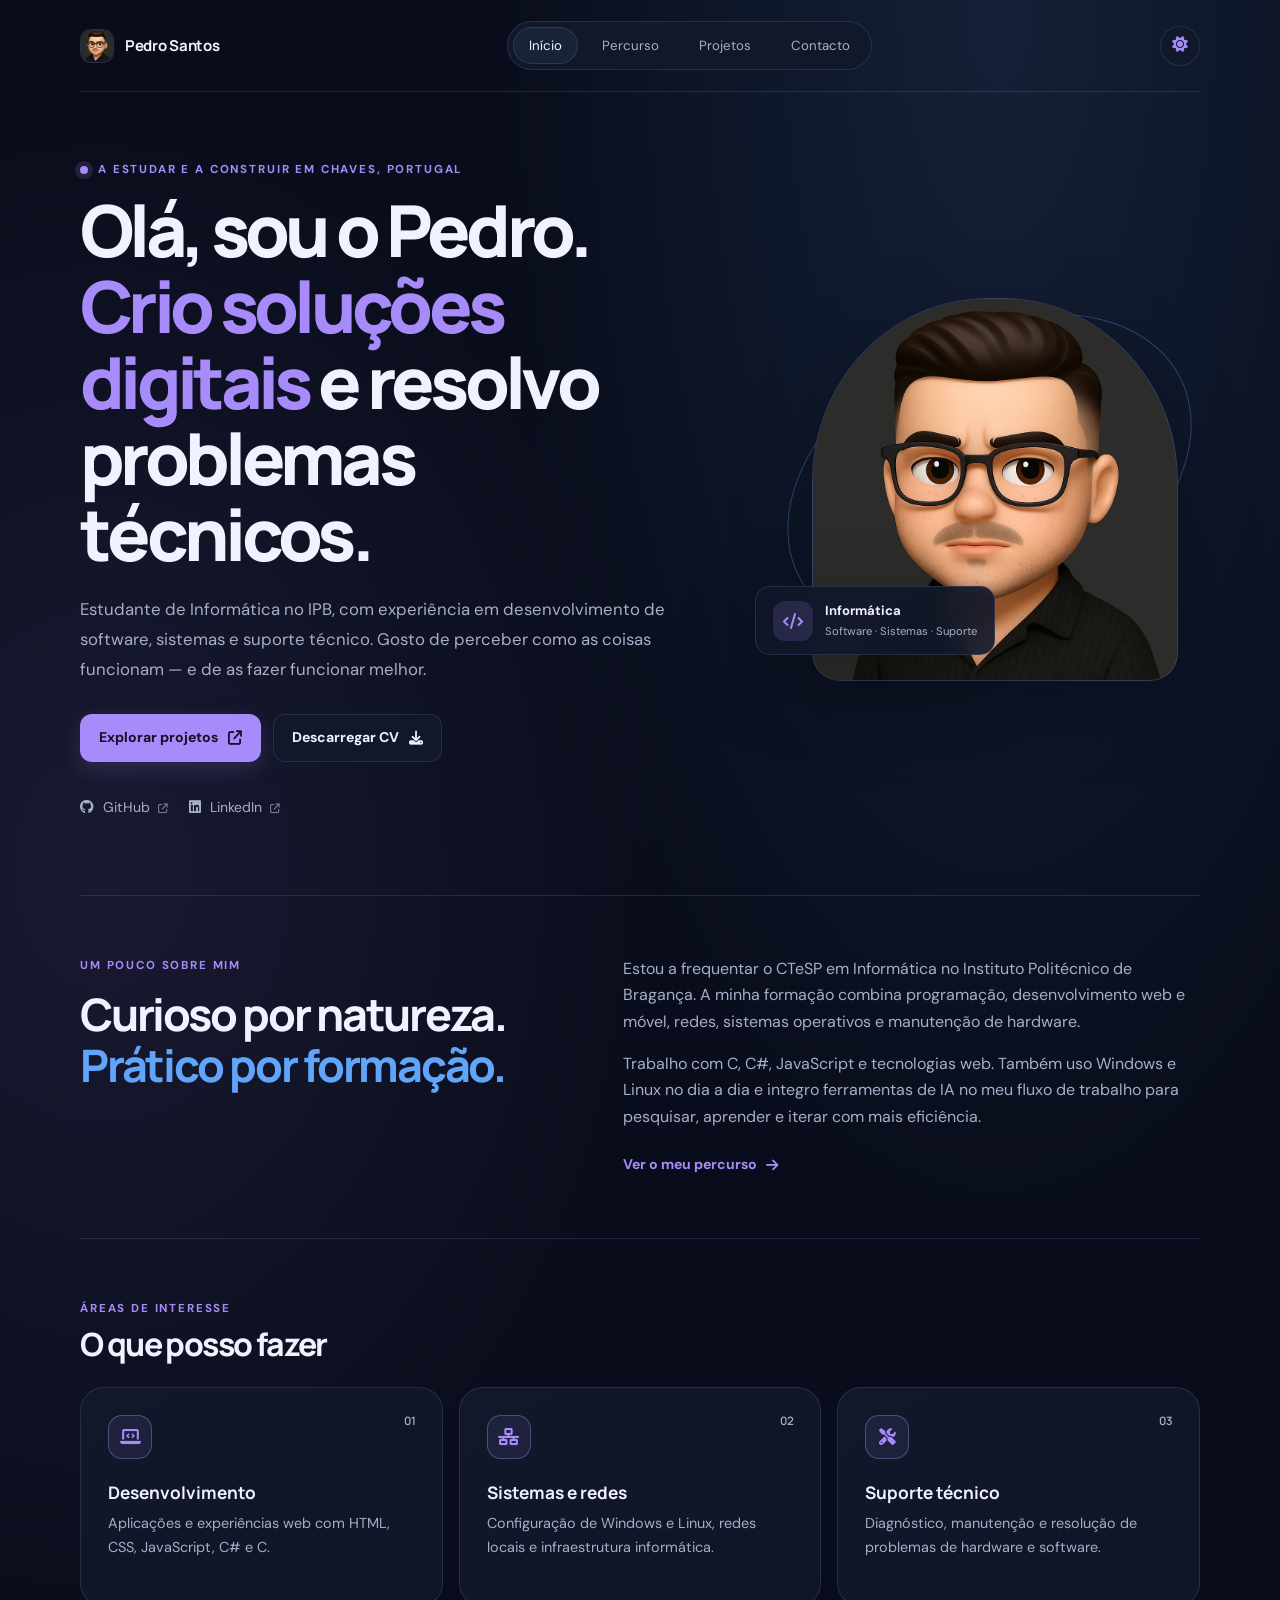
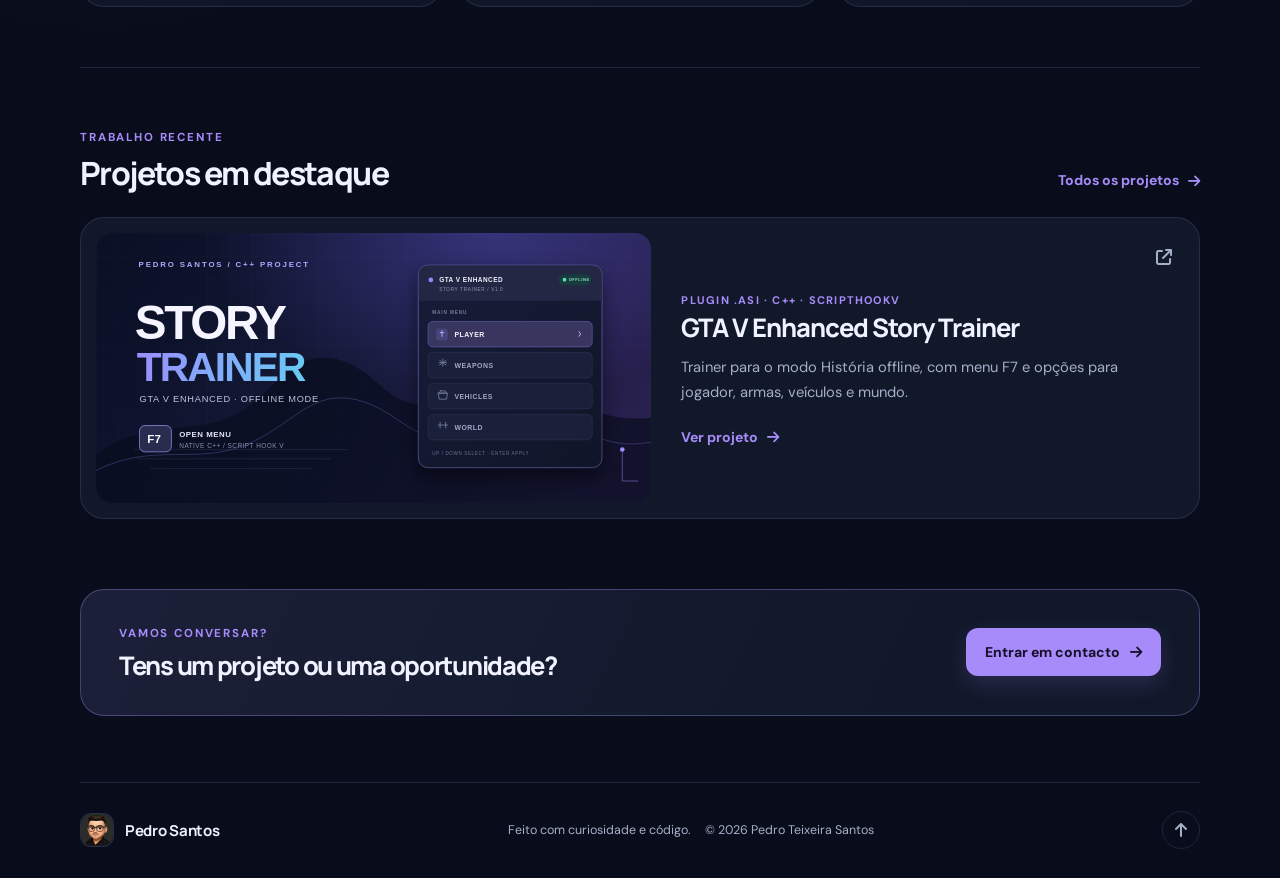
<file: index.html>
<!doctype html>
<html lang="pt-PT">
<head>
  <meta charset="utf-8">
  <meta name="viewport" content="width=device-width, initial-scale=1">
  <meta name="theme-color" content="#090d1b">
  <meta name="description" content="Portefólio de Pedro Teixeira Santos: desenvolvimento de software, sistemas e suporte técnico em Chaves, Portugal.">
  <meta property="og:title" content="Pedro Teixeira Santos — Programador e Técnico de Informática">
  <meta property="og:description" content="Conhece os projetos, competências e percurso de Pedro Teixeira Santos.">
  <meta property="og:type" content="website">
  <title>Pedro Teixeira Santos — Portefólio</title>
  <link rel="icon" type="image/png" href="images/favicon.png" sizes="64x64">
  <link rel="preload" as="image" href="images/avatar.webp" type="image/webp">
  <link rel="preconnect" href="https://fonts.googleapis.com">
  <link rel="preconnect" href="https://fonts.gstatic.com" crossorigin>
  <link rel="stylesheet" href="https://fonts.googleapis.com/css2?family=DM+Sans:wght@400;500;600;700&family=Manrope:wght@400;500;600;700;800&display=swap">
  <link rel="stylesheet" href="style.css">
  <link rel="stylesheet" href="https://cdnjs.cloudflare.com/ajax/libs/font-awesome/6.4.0/css/all.min.css">
  <script src="script.js" defer></script>
</head>
<body id="top">
  <header class="site-header wrap">
    <a class="wordmark" href="index.html" aria-label="Pedro Santos, início"><span class="wordmark-mark"><img src="images/avatar.webp" alt="" width="34" height="34"></span><span>Pedro Santos</span></a>
    <nav class="main-nav" aria-label="Navegação principal">
      <a class="active" aria-current="page" href="index.html">Início</a><a href="resume.html">Percurso</a><a href="portfolio.html">Projetos</a><a href="contact.html">Contacto</a>
    </nav>
    <button class="theme-toggle" type="button" aria-label="Ativar tema claro" title="Mudar tema"><i class="fa-solid fa-sun" aria-hidden="true"></i></button>
  </header>
  <main class="wrap">
    <section class="hero">
      <div class="hero-copy reveal">
        <p class="eyebrow"><span class="status-dot"></span> A estudar e a construir em Chaves, Portugal</p>
        <h1>Olá, sou o Pedro.<br><span>Crio soluções digitais</span> e resolvo problemas técnicos.</h1>
        <p class="hero-lede">Estudante de Informática no IPB, com experiência em desenvolvimento de software, sistemas e suporte técnico. Gosto de perceber como as coisas funcionam — e de as fazer funcionar melhor.</p>
        <div class="hero-actions"><a class="button button-primary" href="portfolio.html">Explorar projetos <i class="fa-solid fa-arrow-up-right-from-square" aria-hidden="true"></i></a><a class="button button-quiet" href="output/pdf/Pedro_Santos_cv.pdf" download="Pedro_Santos_cv.pdf">Descarregar CV <i class="fa-solid fa-download" aria-hidden="true"></i></a></div>
        <div class="hero-social"><a href="https://github.com/pedro-santos-dev-alt" target="_blank" rel="noopener noreferrer"><i class="fa-brands fa-github" aria-hidden="true"></i> GitHub <i class="fa-solid fa-arrow-up-right-from-square external" aria-hidden="true"></i></a><a href="https://www.linkedin.com/in/pedro-santos-b41504161" target="_blank" rel="noopener noreferrer"><i class="fa-brands fa-linkedin" aria-hidden="true"></i> LinkedIn <i class="fa-solid fa-arrow-up-right-from-square external" aria-hidden="true"></i></a></div>
      </div>
      <div class="hero-visual reveal">
        <div class="portrait-frame"><img src="images/avatar.webp" alt="Retrato de Pedro Teixeira Santos" width="520" height="520" fetchpriority="high"></div>
        <div class="floating-note"><span class="note-icon"><i class="fa-solid fa-code" aria-hidden="true"></i></span><span><strong>Informática</strong><small>Software · Sistemas · Suporte</small></span></div>
        <span class="hero-orbit orbit-one" aria-hidden="true"></span><span class="hero-orbit orbit-two" aria-hidden="true"></span>
      </div>
    </section>

    <section class="section-block intro-grid reveal" aria-labelledby="about-title">
      <div><p class="eyebrow">Um pouco sobre mim</p><h2 id="about-title">Curioso por natureza.<br><span>Prático por formação.</span></h2></div>
      <div class="intro-copy"><p>Estou a frequentar o CTeSP em Informática no Instituto Politécnico de Bragança. A minha formação combina programação, desenvolvimento web e móvel, redes, sistemas operativos e manutenção de hardware.</p><p>Trabalho com C, C#, JavaScript e tecnologias web. Também uso Windows e Linux no dia a dia e integro ferramentas de IA no meu fluxo de trabalho para pesquisar, aprender e iterar com mais eficiência.</p><a class="text-link" href="resume.html">Ver o meu percurso <i class="fa-solid fa-arrow-right" aria-hidden="true"></i></a></div>
    </section>

    <section class="section-block" aria-labelledby="focus-title"><div class="section-heading reveal"><div><p class="eyebrow">Áreas de interesse</p><h2 id="focus-title">O que posso fazer</h2></div></div>
      <div class="focus-grid">
        <article class="focus-card reveal"><span class="card-index">01</span><i class="fa-solid fa-laptop-code" aria-hidden="true"></i><h3>Desenvolvimento</h3><p>Aplicações e experiências web com HTML, CSS, JavaScript, C# e C.</p></article>
        <article class="focus-card reveal"><span class="card-index">02</span><i class="fa-solid fa-network-wired" aria-hidden="true"></i><h3>Sistemas e redes</h3><p>Configuração de Windows e Linux, redes locais e infraestrutura informática.</p></article>
        <article class="focus-card reveal"><span class="card-index">03</span><i class="fa-solid fa-screwdriver-wrench" aria-hidden="true"></i><h3>Suporte técnico</h3><p>Diagnóstico, manutenção e resolução de problemas de hardware e software.</p></article>
      </div>
    </section>

    <section class="section-block featured-section reveal" aria-labelledby="featured-title"><div class="section-heading"><div><p class="eyebrow">Trabalho recente</p><h2 id="featured-title">Projetos em destaque</h2></div><a class="text-link" href="portfolio.html">Todos os projetos <i class="fa-solid fa-arrow-right" aria-hidden="true"></i></a></div>
      <a class="featured-card" href="portfolio.html"><img src="images/gta5-enhanced-story-trainer.svg" alt="Menu conceptual do GTA V Enhanced Story Trainer com a tecla F7 e opções de jogador, armas, veículos e mundo" width="1200" height="675" loading="lazy"><div><span class="project-kicker">Plugin .asi · C++ · ScriptHookV</span><h3>GTA V Enhanced Story Trainer</h3><p>Trainer para o modo História offline, com menu F7 e opções para jogador, armas, veículos e mundo.</p><span class="text-link">Ver projeto <i class="fa-solid fa-arrow-right" aria-hidden="true"></i></span></div><span class="featured-arrow" aria-hidden="true"><i class="fa-solid fa-arrow-up-right-from-square"></i></span></a>
    </section>
    <section class="contact-strip reveal"><div><p class="eyebrow">Vamos conversar?</p><h2>Tens um projeto ou uma oportunidade?</h2></div><a class="button button-primary" href="contact.html">Entrar em contacto <i class="fa-solid fa-arrow-right" aria-hidden="true"></i></a></section>
  </main>
  <footer class="site-footer wrap"><a class="wordmark" href="index.html"><span class="wordmark-mark"><img src="images/avatar.webp" alt="" width="34" height="34"></span><span>Pedro Santos</span></a><p>Feito com curiosidade e código. <span>© <span data-year></span> Pedro Teixeira Santos</span></p><a class="back-top" href="#top" aria-label="Voltar ao topo"><i class="fa-solid fa-arrow-up" aria-hidden="true"></i></a></footer>
</body>
</html>
</file>
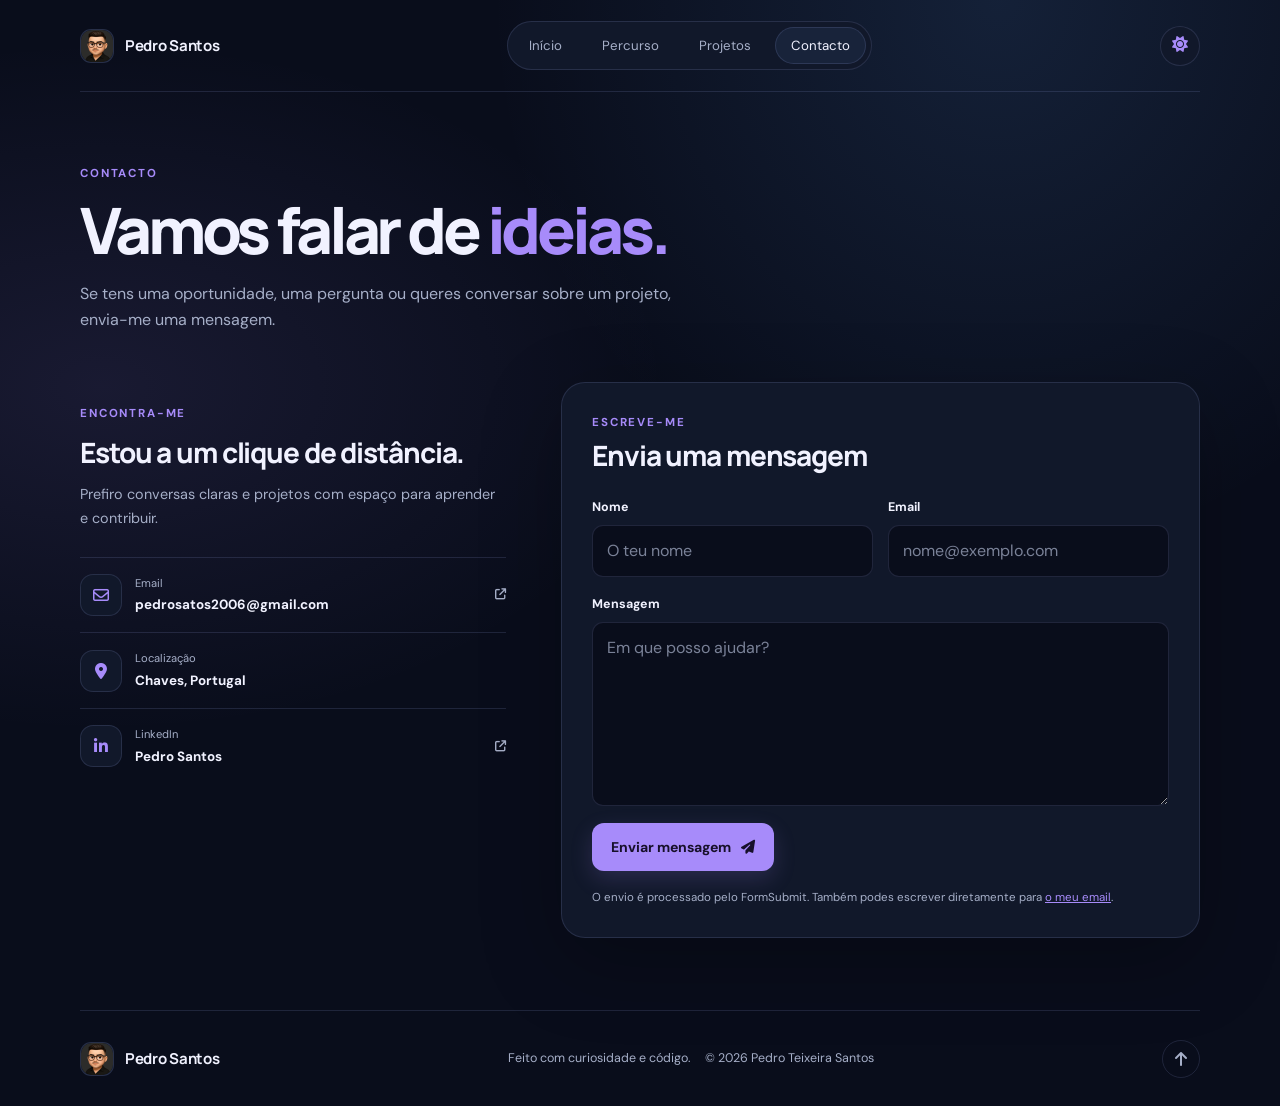
<file: contact.html>
<!doctype html>
<html lang="pt-PT">
<head>
  <meta charset="utf-8"><meta name="viewport" content="width=device-width, initial-scale=1"><meta name="theme-color" content="#090d1b">
  <meta name="description" content="Contacta Pedro Teixeira Santos para conversar sobre projetos, oportunidades ou colaboração.">
  <title>Contacto — Pedro Teixeira Santos</title><link rel="icon" type="image/png" href="images/favicon.png" sizes="64x64"><link rel="preconnect" href="https://fonts.googleapis.com"><link rel="preconnect" href="https://fonts.gstatic.com" crossorigin><link rel="stylesheet" href="https://fonts.googleapis.com/css2?family=DM+Sans:wght@400;500;600;700&family=Manrope:wght@400;500;600;700;800&display=swap"><link rel="stylesheet" href="style.css"><link rel="stylesheet" href="https://cdnjs.cloudflare.com/ajax/libs/font-awesome/6.4.0/css/all.min.css"><script src="script.js" defer></script>
</head>
<body id="top">
  <header class="site-header wrap"><a class="wordmark" href="index.html" aria-label="Pedro Santos, início"><span class="wordmark-mark"><img src="images/avatar.webp" alt="" width="34" height="34"></span><span>Pedro Santos</span></a><nav class="main-nav" aria-label="Navegação principal"><a href="index.html">Início</a><a href="resume.html">Percurso</a><a href="portfolio.html">Projetos</a><a class="active" aria-current="page" href="contact.html">Contacto</a></nav><button class="theme-toggle" type="button" aria-label="Ativar tema claro" title="Mudar tema"><i class="fa-solid fa-sun" aria-hidden="true"></i></button></header>
  <main class="wrap page-main">
    <section class="page-intro reveal"><p class="eyebrow">Contacto</p><h1>Vamos falar de <span>ideias.</span></h1><p>Se tens uma oportunidade, uma pergunta ou queres conversar sobre um projeto, envia-me uma mensagem.</p></section>
    <section class="contact-layout reveal" aria-label="Formas de contacto">
      <div class="contact-aside"><p class="eyebrow">Encontra-me</p><h2>Estou a um clique de distância.</h2><p>Prefiro conversas claras e projetos com espaço para aprender e contribuir.</p>
        <a class="contact-method" href="mailto:pedrosatos2006@gmail.com"><span class="method-icon"><i class="fa-regular fa-envelope" aria-hidden="true"></i></span><span><small>Email</small><strong>pedrosatos2006@gmail.com</strong></span><i class="fa-solid fa-arrow-up-right-from-square method-arrow" aria-hidden="true"></i></a>
        <div class="contact-method"><span class="method-icon"><i class="fa-solid fa-location-dot" aria-hidden="true"></i></span><span><small>Localização</small><strong>Chaves, Portugal</strong></span></div>
        <a class="contact-method" href="https://www.linkedin.com/in/pedro-santos-b41504161" target="_blank" rel="noopener noreferrer"><span class="method-icon"><i class="fa-brands fa-linkedin-in" aria-hidden="true"></i></span><span><small>LinkedIn</small><strong>Pedro Santos</strong></span><i class="fa-solid fa-arrow-up-right-from-square method-arrow" aria-hidden="true"></i></a>
      </div>
      <div class="contact-form-card"><p class="eyebrow">Escreve-me</p><h2>Envia uma mensagem</h2>
        <form action="https://formsubmit.co/pedrosatos2006@gmail.com" method="POST" class="contact-form">
          <input type="hidden" name="_captcha" value="false"><input type="hidden" name="_subject" value="Mensagem através do portefólio do Pedro"><input type="text" name="_honey" class="honeypot" tabindex="-1" autocomplete="off" aria-hidden="true">
          <div class="form-row"><div class="field"><label for="name">Nome</label><input id="name" type="text" name="name" autocomplete="name" placeholder="O teu nome" required></div><div class="field"><label for="email">Email</label><input id="email" type="email" name="email" autocomplete="email" placeholder="nome@exemplo.com" required></div></div>
          <div class="field"><label for="message">Mensagem</label><textarea id="message" name="message" rows="6" placeholder="Em que posso ajudar?" required></textarea></div>
          <button type="submit" class="button button-primary">Enviar mensagem <i class="fa-solid fa-paper-plane" aria-hidden="true"></i></button>
          <p class="form-note">O envio é processado pelo FormSubmit. Também podes escrever diretamente para <a href="mailto:pedrosatos2006@gmail.com">o meu email</a>.</p>
        </form>
      </div>
    </section>
  </main>
  <footer class="site-footer wrap"><a class="wordmark" href="index.html"><span class="wordmark-mark"><img src="images/avatar.webp" alt="" width="34" height="34"></span><span>Pedro Santos</span></a><p>Feito com curiosidade e código. <span>© <span data-year></span> Pedro Teixeira Santos</span></p><a class="back-top" href="#top" aria-label="Voltar ao topo"><i class="fa-solid fa-arrow-up" aria-hidden="true"></i></a></footer>
</body></html>
</file>
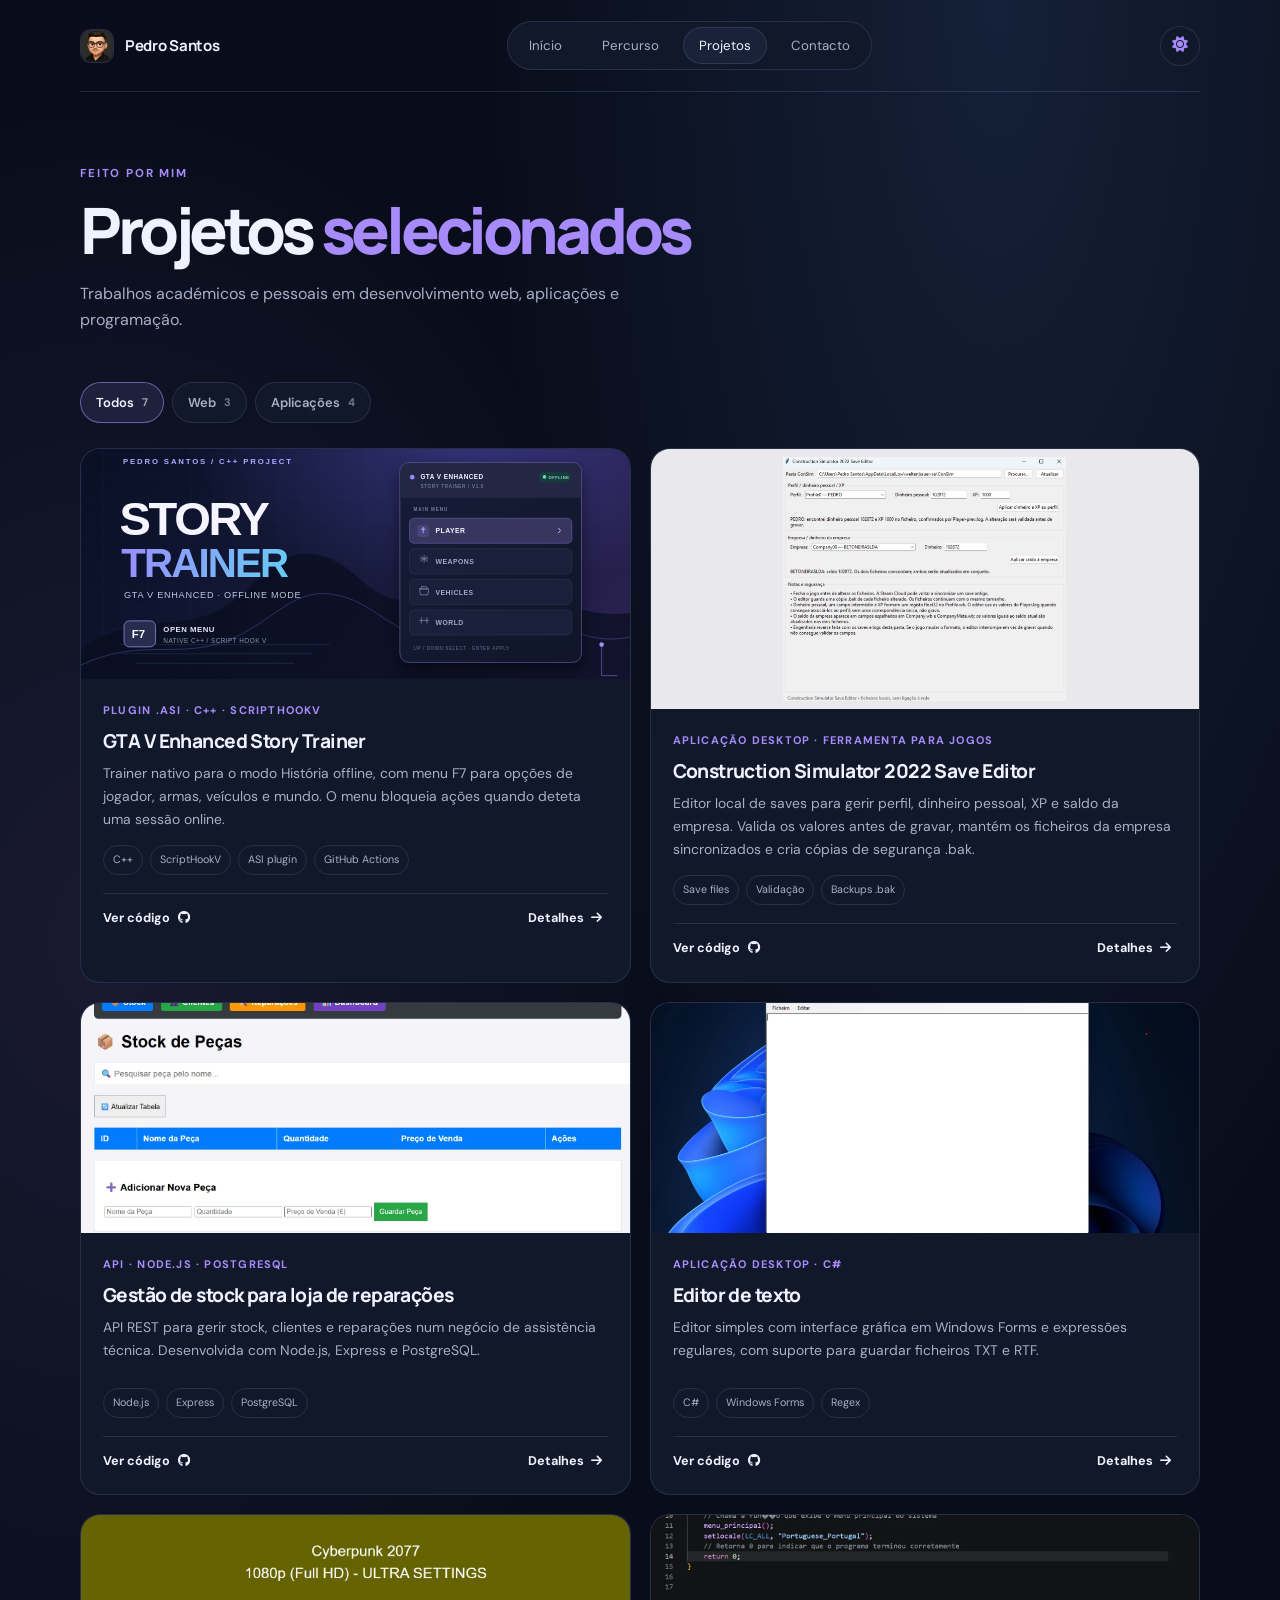
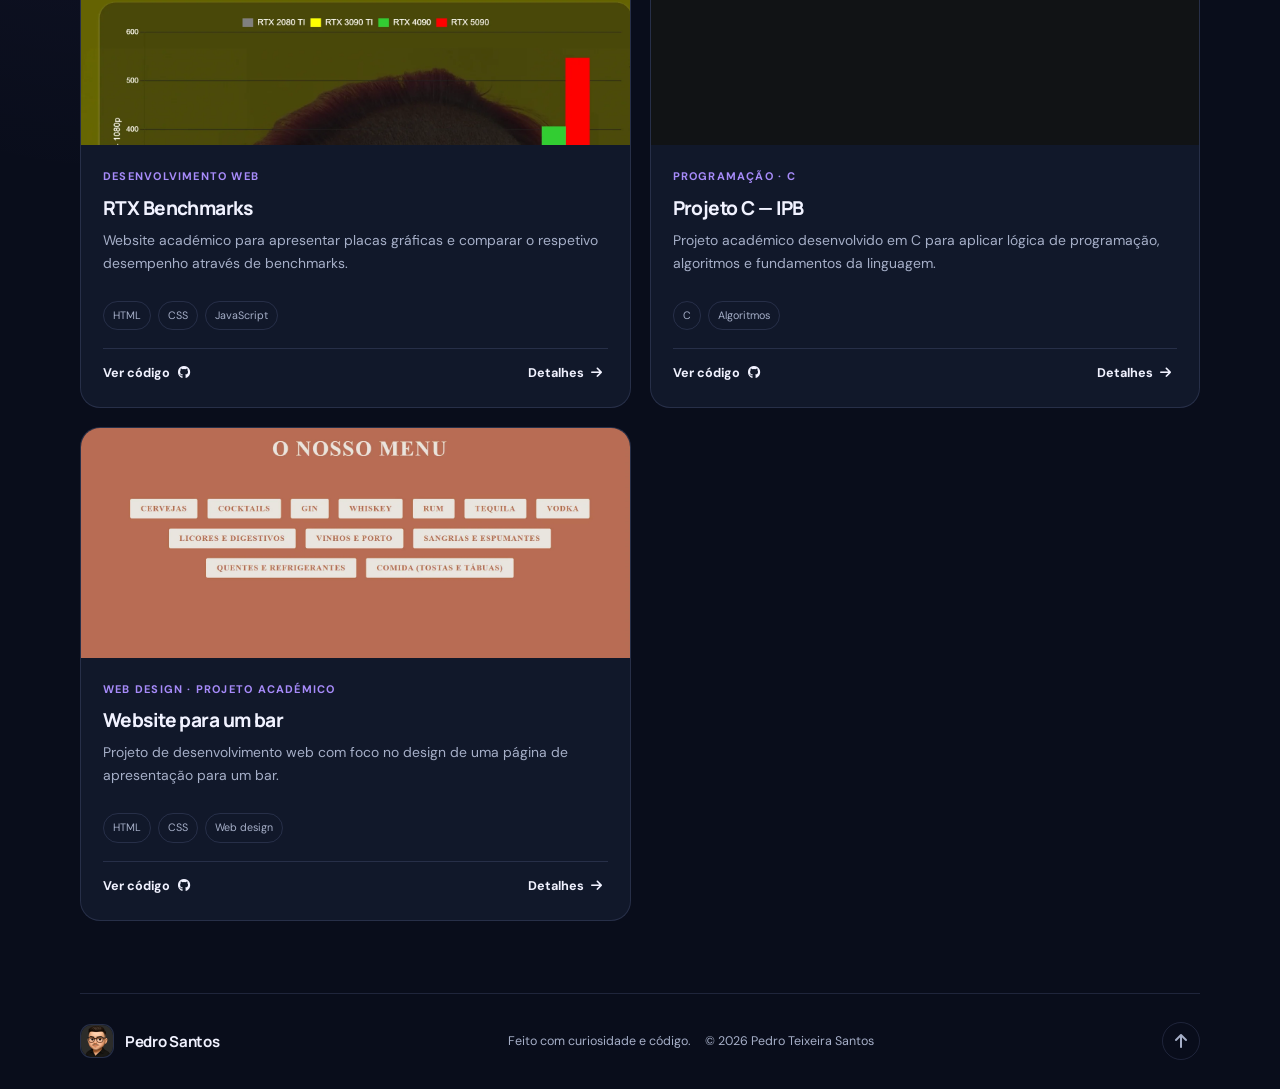
<file: portfolio.html>
<!doctype html>
<html lang="pt-PT">
<head>
  <meta charset="utf-8"><meta name="viewport" content="width=device-width, initial-scale=1"><meta name="theme-color" content="#090d1b">
  <meta name="description" content="Projetos de desenvolvimento web, aplicações e programação de Pedro Teixeira Santos.">
  <title>Projetos — Pedro Teixeira Santos</title><link rel="icon" type="image/png" href="images/favicon.png" sizes="64x64"><link rel="preconnect" href="https://fonts.googleapis.com"><link rel="preconnect" href="https://fonts.gstatic.com" crossorigin><link rel="stylesheet" href="https://fonts.googleapis.com/css2?family=DM+Sans:wght@400;500;600;700&family=Manrope:wght@400;500;600;700;800&display=swap"><link rel="stylesheet" href="style.css"><link rel="stylesheet" href="https://cdnjs.cloudflare.com/ajax/libs/font-awesome/6.4.0/css/all.min.css"><script src="script.js" defer></script>
</head>
<body id="top">
  <header class="site-header wrap"><a class="wordmark" href="index.html" aria-label="Pedro Santos, início"><span class="wordmark-mark"><img src="images/avatar.webp" alt="" width="34" height="34"></span><span>Pedro Santos</span></a><nav class="main-nav" aria-label="Navegação principal"><a href="index.html">Início</a><a href="resume.html">Percurso</a><a class="active" aria-current="page" href="portfolio.html">Projetos</a><a href="contact.html">Contacto</a></nav><button class="theme-toggle" type="button" aria-label="Ativar tema claro" title="Mudar tema"><i class="fa-solid fa-sun" aria-hidden="true"></i></button></header>
  <main class="wrap page-main">
    <section class="page-intro reveal"><p class="eyebrow">Feito por mim</p><h1>Projetos <span>selecionados</span></h1><p>Trabalhos académicos e pessoais em desenvolvimento web, aplicações e programação.</p></section>
    <section class="project-section" aria-label="Lista de projetos">
      <div class="filter-bar reveal" role="group" aria-label="Filtrar projetos"><button class="filter-button active" type="button" data-filter="all" aria-pressed="true">Todos <span>7</span></button><button class="filter-button" type="button" data-filter="web" aria-pressed="false">Web <span>3</span></button><button class="filter-button" type="button" data-filter="apps" aria-pressed="false">Aplicações <span>4</span></button></div>
      <div class="project-grid">
        <article class="project-card reveal" data-category="apps"><a class="project-image" href="https://github.com/pedro-santos-dev-alt/GTA5-Enhanced-Story-Trainer" target="_blank" rel="noopener noreferrer" aria-label="Abrir repositório GTA V Enhanced Story Trainer"><img src="images/gta5-enhanced-story-trainer.svg" alt="Arte do GTA V Enhanced Story Trainer, mostrando a tecla F7 e o menu de jogador, armas, veículos e mundo" width="1200" height="675" loading="lazy"><span class="image-link"><i class="fa-solid fa-arrow-up-right-from-square" aria-hidden="true"></i></span></a><div class="project-body"><p class="project-kicker">Plugin .asi · C++ · ScriptHookV</p><h2>GTA V Enhanced Story Trainer</h2><p>Trainer nativo para o modo História offline, com menu F7 para opções de jogador, armas, veículos e mundo. O menu bloqueia ações quando deteta uma sessão online.</p><div class="project-tags"><span>C++</span><span>ScriptHookV</span><span>ASI plugin</span><span>GitHub Actions</span></div><div class="project-actions"><a href="https://github.com/pedro-santos-dev-alt/GTA5-Enhanced-Story-Trainer" target="_blank" rel="noopener noreferrer">Ver código <i class="fa-brands fa-github" aria-hidden="true"></i></a><button type="button" class="details-button" data-project="gtatrainer">Detalhes <i class="fa-solid fa-arrow-right" aria-hidden="true"></i></button></div></div></article>
        <article class="project-card project-card-save-editor reveal" data-category="apps"><a class="project-image" href="https://github.com/pedro-santos-dev-alt/Save-Game-Editor-Construction-Simulator.git" target="_blank" rel="noopener noreferrer" aria-label="Abrir repositório Construction Simulator 2022 Save Editor"><img src="images/save-game-editor-construction-simulator.webp" alt="Interface do Construction Simulator 2022 Save Editor, com controlos para perfil, dinheiro, XP e saldo da empresa" width="1126" height="972" loading="lazy"><span class="image-link"><i class="fa-solid fa-arrow-up-right-from-square" aria-hidden="true"></i></span></a><div class="project-body"><p class="project-kicker">Aplicação desktop · Ferramenta para jogos</p><h2>Construction Simulator 2022 Save Editor</h2><p>Editor local de saves para gerir perfil, dinheiro pessoal, XP e saldo da empresa. Valida os valores antes de gravar, mantém os ficheiros da empresa sincronizados e cria cópias de segurança .bak.</p><div class="project-tags"><span>Save files</span><span>Validação</span><span>Backups .bak</span></div><div class="project-actions"><a href="https://github.com/pedro-santos-dev-alt/Save-Game-Editor-Construction-Simulator.git" target="_blank" rel="noopener noreferrer">Ver código <i class="fa-brands fa-github" aria-hidden="true"></i></a><button type="button" class="details-button" data-project="saveeditor">Detalhes <i class="fa-solid fa-arrow-right" aria-hidden="true"></i></button></div></div></article>
        <article class="project-card reveal" data-category="web"><a class="project-image" href="https://github.com/pedro-santos-dev-alt/gestao-stock-loja-reparacoes" target="_blank" rel="noopener noreferrer" aria-label="Abrir repositório de Gestão de stock"><img src="images/gestao-stocks.webp" alt="Imagem do sistema de gestão de stock" width="900" height="540" loading="lazy"><span class="image-link"><i class="fa-solid fa-arrow-up-right-from-square" aria-hidden="true"></i></span></a><div class="project-body"><p class="project-kicker">API · Node.js · PostgreSQL</p><h2>Gestão de stock para loja de reparações</h2><p>API REST para gerir stock, clientes e reparações num negócio de assistência técnica. Desenvolvida com Node.js, Express e PostgreSQL.</p><div class="project-tags"><span>Node.js</span><span>Express</span><span>PostgreSQL</span></div><div class="project-actions"><a href="https://github.com/pedro-santos-dev-alt/gestao-stock-loja-reparacoes" target="_blank" rel="noopener noreferrer">Ver código <i class="fa-brands fa-github" aria-hidden="true"></i></a><button type="button" class="details-button" data-project="stock">Detalhes <i class="fa-solid fa-arrow-right" aria-hidden="true"></i></button></div></div></article>
        <article class="project-card reveal" data-category="apps"><a class="project-image" href="https://github.com/pedro-santos-dev-alt/POO-PJ-TXT-Editor" target="_blank" rel="noopener noreferrer" aria-label="Abrir repositório do editor de texto"><img src="images/txt-editor.webp" alt="Interface gráfica do editor de texto" width="900" height="540" loading="lazy"><span class="image-link"><i class="fa-solid fa-arrow-up-right-from-square" aria-hidden="true"></i></span></a><div class="project-body"><p class="project-kicker">Aplicação desktop · C#</p><h2>Editor de texto</h2><p>Editor simples com interface gráfica em Windows Forms e expressões regulares, com suporte para guardar ficheiros TXT e RTF.</p><div class="project-tags"><span>C#</span><span>Windows Forms</span><span>Regex</span></div><div class="project-actions"><a href="https://github.com/pedro-santos-dev-alt/POO-PJ-TXT-Editor" target="_blank" rel="noopener noreferrer">Ver código <i class="fa-brands fa-github" aria-hidden="true"></i></a><button type="button" class="details-button" data-project="editor">Detalhes <i class="fa-solid fa-arrow-right" aria-hidden="true"></i></button></div></div></article>
        <article class="project-card reveal" data-category="web"><a class="project-image" href="https://github.com/pedro-santos-dev-alt/RTX-BENCHMARKS" target="_blank" rel="noopener noreferrer" aria-label="Abrir repositório RTX Benchmarks"><img src="images/RTX-Benchmarks.webp" alt="Página do projeto RTX Benchmarks" width="900" height="540" loading="lazy"><span class="image-link"><i class="fa-solid fa-arrow-up-right-from-square" aria-hidden="true"></i></span></a><div class="project-body"><p class="project-kicker">Desenvolvimento web</p><h2>RTX Benchmarks</h2><p>Website académico para apresentar placas gráficas e comparar o respetivo desempenho através de benchmarks.</p><div class="project-tags"><span>HTML</span><span>CSS</span><span>JavaScript</span></div><div class="project-actions"><a href="https://github.com/pedro-santos-dev-alt/RTX-BENCHMARKS" target="_blank" rel="noopener noreferrer">Ver código <i class="fa-brands fa-github" aria-hidden="true"></i></a><button type="button" class="details-button" data-project="benchmarks">Detalhes <i class="fa-solid fa-arrow-right" aria-hidden="true"></i></button></div></div></article>
        <article class="project-card reveal" data-category="apps"><a class="project-image" href="https://github.com/pedro-santos-dev-alt/C-Ipb-Project" target="_blank" rel="noopener noreferrer" aria-label="Abrir repositório do projeto C IPB"><img src="images/c-ipb.webp" alt="Ecrã do projeto de programação em C para o IPB" width="900" height="540" loading="lazy"><span class="image-link"><i class="fa-solid fa-arrow-up-right-from-square" aria-hidden="true"></i></span></a><div class="project-body"><p class="project-kicker">Programação · C</p><h2>Projeto C — IPB</h2><p>Projeto académico desenvolvido em C para aplicar lógica de programação, algoritmos e fundamentos da linguagem.</p><div class="project-tags"><span>C</span><span>Algoritmos</span></div><div class="project-actions"><a href="https://github.com/pedro-santos-dev-alt/C-Ipb-Project" target="_blank" rel="noopener noreferrer">Ver código <i class="fa-brands fa-github" aria-hidden="true"></i></a><button type="button" class="details-button" data-project="cproject">Detalhes <i class="fa-solid fa-arrow-right" aria-hidden="true"></i></button></div></div></article>
        <article class="project-card reveal" data-category="web"><a class="project-image" href="https://github.com/pedro-santos-dev-alt/Projeto-DWEBII" target="_blank" rel="noopener noreferrer" aria-label="Abrir repositório do projeto de website para bar"><img src="images/projetp-DWEBII.webp" alt="Página de apresentação do projeto de website para bar" width="900" height="540" loading="lazy"><span class="image-link"><i class="fa-solid fa-arrow-up-right-from-square" aria-hidden="true"></i></span></a><div class="project-body"><p class="project-kicker">Web design · Projeto académico</p><h2>Website para um bar</h2><p>Projeto de desenvolvimento web com foco no design de uma página de apresentação para um bar.</p><div class="project-tags"><span>HTML</span><span>CSS</span><span>Web design</span></div><div class="project-actions"><a href="https://github.com/pedro-santos-dev-alt/Projeto-DWEBII" target="_blank" rel="noopener noreferrer">Ver código <i class="fa-brands fa-github" aria-hidden="true"></i></a><button type="button" class="details-button" data-project="bar">Detalhes <i class="fa-solid fa-arrow-right" aria-hidden="true"></i></button></div></div></article>
      </div><p class="filter-status" aria-live="polite"></p>
    </section>
    <dialog class="project-dialog" aria-labelledby="dialog-title"><button class="dialog-close" type="button" aria-label="Fechar detalhes"><i class="fa-solid fa-xmark" aria-hidden="true"></i></button><p class="eyebrow" data-dialog-kicker></p><h2 id="dialog-title" data-dialog-title></h2><p data-dialog-copy></p><div class="dialog-tags" data-dialog-tags></div><a class="button button-primary" data-dialog-link href="#" target="_blank" rel="noopener noreferrer">Abrir repositório <i class="fa-brands fa-github" aria-hidden="true"></i></a></dialog>
  </main>
  <footer class="site-footer wrap"><a class="wordmark" href="index.html"><span class="wordmark-mark"><img src="images/avatar.webp" alt="" width="34" height="34"></span><span>Pedro Santos</span></a><p>Feito com curiosidade e código. <span>© <span data-year></span> Pedro Teixeira Santos</span></p><a class="back-top" href="#top" aria-label="Voltar ao topo"><i class="fa-solid fa-arrow-up" aria-hidden="true"></i></a></footer>
</body></html>
</file>
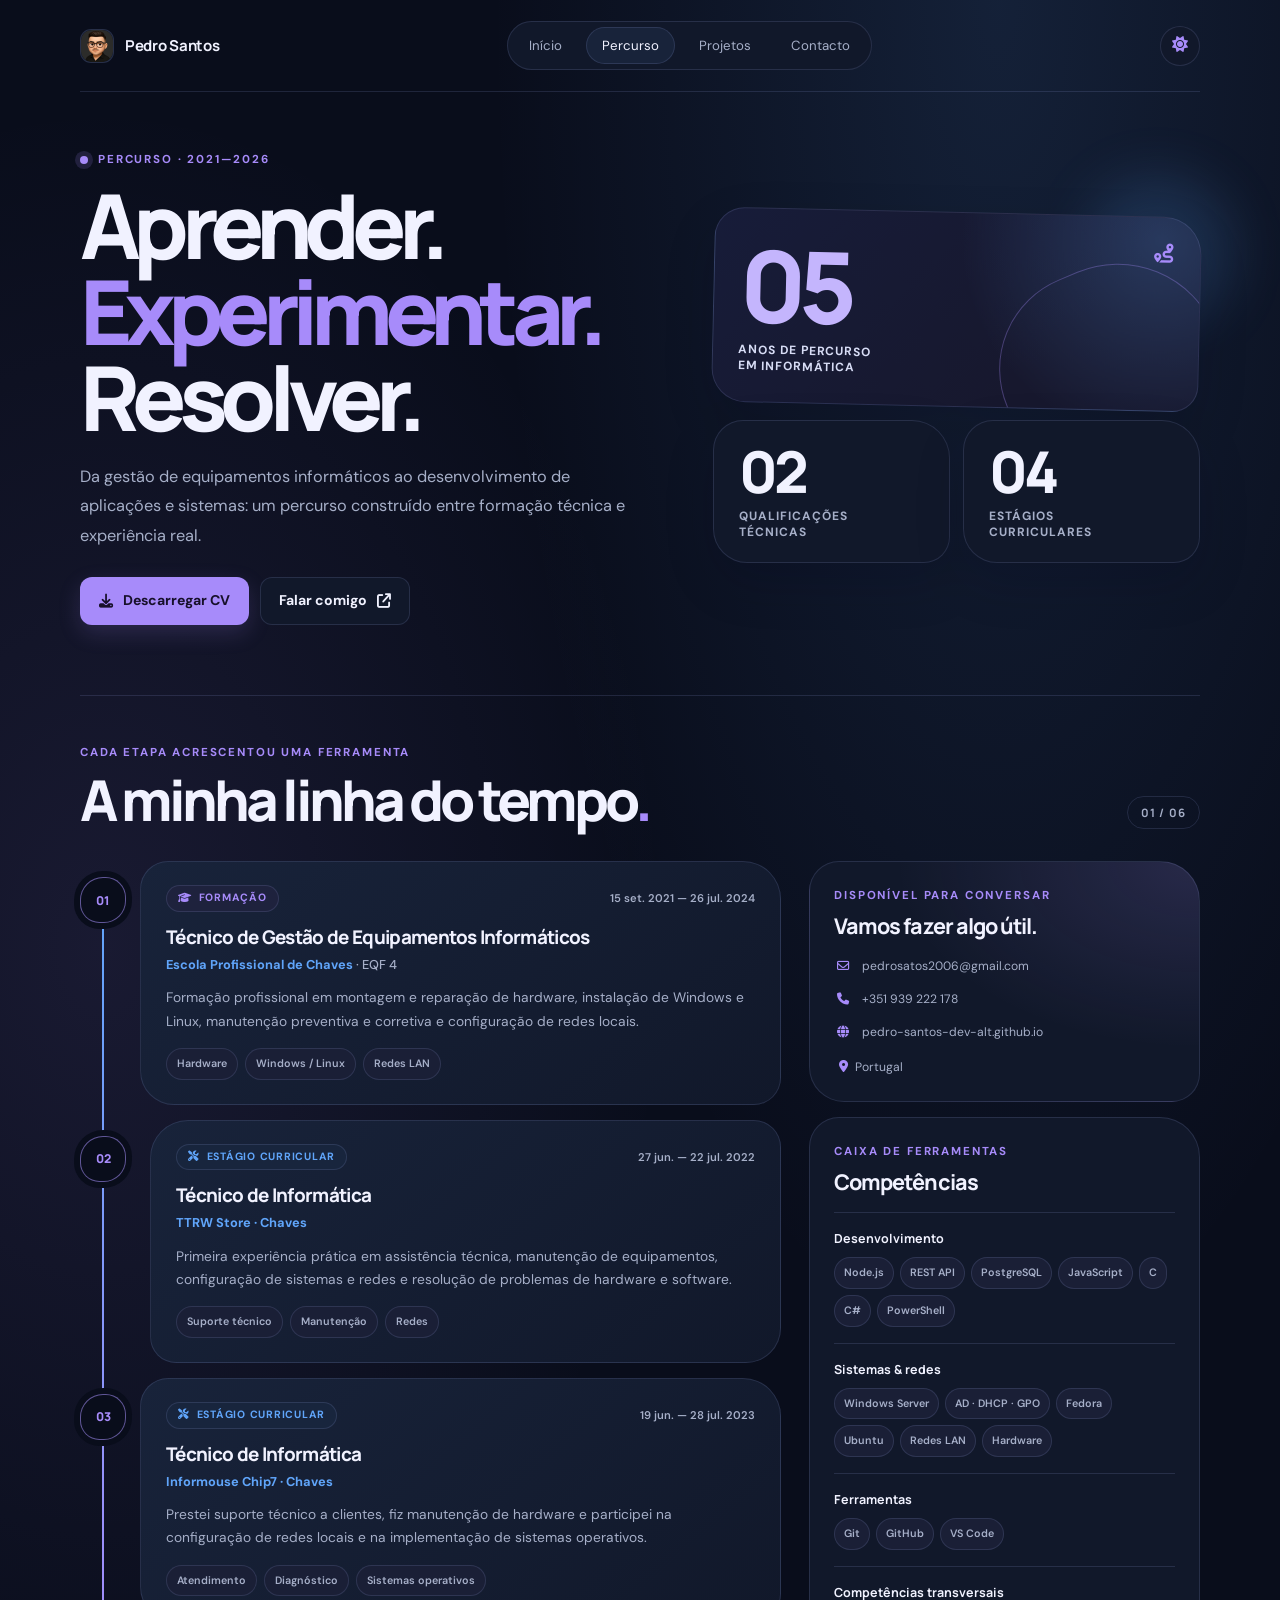
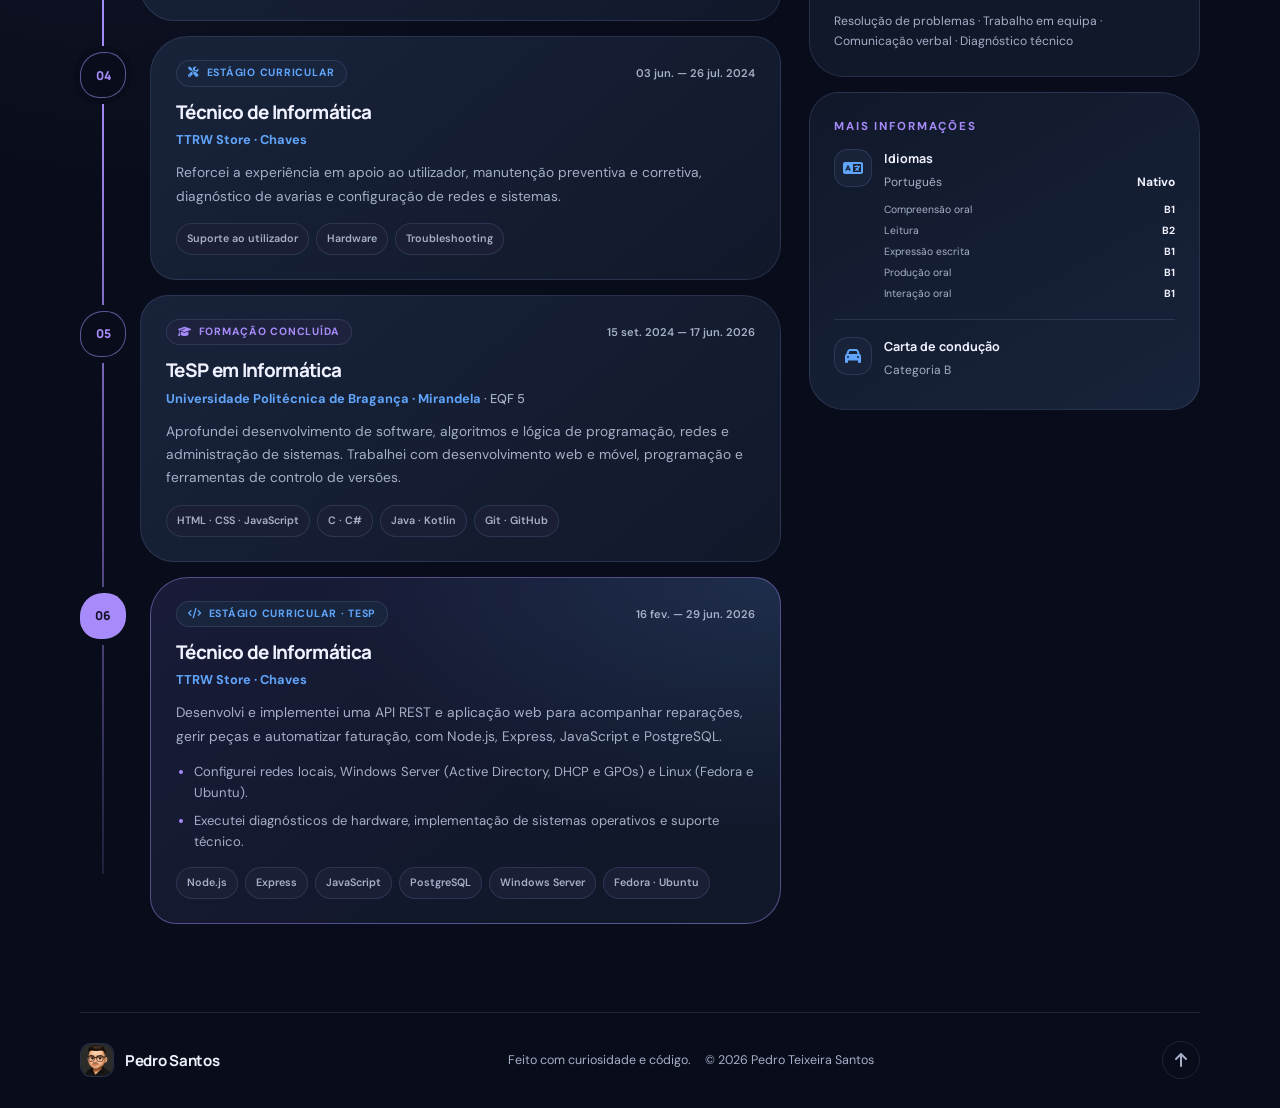
<file: resume.html>
<!doctype html>
<html lang="pt-PT">
<head>
  <meta charset="utf-8"><meta name="viewport" content="width=device-width, initial-scale=1"><meta name="theme-color" content="#090d1b">
  <meta name="description" content="Percurso de Pedro Teixeira Santos: formação em informática, estágios, desenvolvimento de software, redes e suporte técnico.">
  <title>Percurso — Pedro Teixeira Santos</title><link rel="icon" type="image/png" href="images/favicon.png" sizes="64x64"><link rel="preconnect" href="https://fonts.googleapis.com"><link rel="preconnect" href="https://fonts.gstatic.com" crossorigin><link rel="stylesheet" href="https://fonts.googleapis.com/css2?family=DM+Sans:wght@400;500;600;700&family=Manrope:wght@400;500;600;700;800&display=swap"><link rel="stylesheet" href="style.css"><link rel="stylesheet" href="https://cdnjs.cloudflare.com/ajax/libs/font-awesome/6.4.0/css/all.min.css"><script src="script.js" defer></script>
</head>
<body id="top">
  <header class="site-header wrap"><a class="wordmark" href="index.html" aria-label="Pedro Santos, início"><span class="wordmark-mark"><img src="images/avatar.webp" alt="" width="34" height="34"></span><span>Pedro Santos</span></a><nav class="main-nav" aria-label="Navegação principal"><a href="index.html">Início</a><a class="active" aria-current="page" href="resume.html">Percurso</a><a href="portfolio.html">Projetos</a><a href="contact.html">Contacto</a></nav><button class="theme-toggle" type="button" aria-label="Ativar tema claro" title="Mudar tema"><i class="fa-solid fa-sun" aria-hidden="true"></i></button></header>

  <main class="wrap page-main journey-page">
    <section class="journey-hero reveal">
      <div class="journey-hero-copy"><p class="eyebrow"><span class="status-dot"></span> Percurso · 2021—2026</p><h1>Aprender.<br><span>Experimentar.</span><br>Resolver.</h1><p>Da gestão de equipamentos informáticos ao desenvolvimento de aplicações e sistemas: um percurso construído entre formação técnica e experiência real.</p><div class="journey-actions"><a class="button button-primary" href="output/pdf/Pedro_Santos_cv.pdf" download="Pedro_Santos_cv.pdf"><i class="fa-solid fa-download" aria-hidden="true"></i> Descarregar CV</a><a class="button button-quiet" href="mailto:pedrosatos2006@gmail.com">Falar comigo <i class="fa-solid fa-arrow-up-right-from-square" aria-hidden="true"></i></a></div></div>
      <div class="journey-stats" aria-label="Resumo do percurso"><div class="stat-card stat-main"><span class="stat-number">05</span><span class="stat-label">anos de percurso<br>em informática</span><i class="fa-solid fa-route" aria-hidden="true"></i></div><div class="stat-card"><span class="stat-number">02</span><span class="stat-label">qualificações<br>técnicas</span></div><div class="stat-card"><span class="stat-number">04</span><span class="stat-label">estágios<br>curriculares</span></div><span class="stat-orb" aria-hidden="true"></span></div>
    </section>

    <section class="journey-content" aria-labelledby="journey-title">
      <div class="journey-section-heading reveal"><div><p class="eyebrow">Cada etapa acrescentou uma ferramenta</p><h2 id="journey-title">A minha linha do tempo<span>.</span></h2></div><span class="journey-heading-mark" aria-hidden="true">01 / 06</span></div>
      <div class="journey-layout">
        <div class="journey-timeline">
          <article class="journey-entry reveal"><div class="journey-marker"><span>01</span><i aria-hidden="true"></i></div><div class="journey-card"><div class="journey-card-top"><span class="journey-type type-education"><i class="fa-solid fa-graduation-cap" aria-hidden="true"></i> Formação</span><span class="journey-date">15 set. 2021 — 26 jul. 2024</span></div><h3>Técnico de Gestão de Equipamentos Informáticos</h3><p class="journey-place">Escola Profissional de Chaves <span>· EQF 4</span></p><p>Formação profissional em montagem e reparação de hardware, instalação de Windows e Linux, manutenção preventiva e corretiva e configuração de redes locais.</p><div class="journey-tags"><span>Hardware</span><span>Windows / Linux</span><span>Redes LAN</span></div></div></article>

          <article class="journey-entry reveal"><div class="journey-marker"><span>02</span><i aria-hidden="true"></i></div><div class="journey-card"><div class="journey-card-top"><span class="journey-type type-work"><i class="fa-solid fa-screwdriver-wrench" aria-hidden="true"></i> Estágio curricular</span><span class="journey-date">27 jun. — 22 jul. 2022</span></div><h3>Técnico de Informática</h3><p class="journey-place">TTRW Store · Chaves</p><p>Primeira experiência prática em assistência técnica, manutenção de equipamentos, configuração de sistemas e redes e resolução de problemas de hardware e software.</p><div class="journey-tags"><span>Suporte técnico</span><span>Manutenção</span><span>Redes</span></div></div></article>

          <article class="journey-entry reveal"><div class="journey-marker"><span>03</span><i aria-hidden="true"></i></div><div class="journey-card"><div class="journey-card-top"><span class="journey-type type-work"><i class="fa-solid fa-screwdriver-wrench" aria-hidden="true"></i> Estágio curricular</span><span class="journey-date">19 jun. — 28 jul. 2023</span></div><h3>Técnico de Informática</h3><p class="journey-place">Informouse Chip7 · Chaves</p><p>Prestei suporte técnico a clientes, fiz manutenção de hardware e participei na configuração de redes locais e na implementação de sistemas operativos.</p><div class="journey-tags"><span>Atendimento</span><span>Diagnóstico</span><span>Sistemas operativos</span></div></div></article>

          <article class="journey-entry reveal"><div class="journey-marker"><span>04</span><i aria-hidden="true"></i></div><div class="journey-card"><div class="journey-card-top"><span class="journey-type type-work"><i class="fa-solid fa-screwdriver-wrench" aria-hidden="true"></i> Estágio curricular</span><span class="journey-date">03 jun. — 26 jul. 2024</span></div><h3>Técnico de Informática</h3><p class="journey-place">TTRW Store · Chaves</p><p>Reforcei a experiência em apoio ao utilizador, manutenção preventiva e corretiva, diagnóstico de avarias e configuração de redes e sistemas.</p><div class="journey-tags"><span>Suporte ao utilizador</span><span>Hardware</span><span>Troubleshooting</span></div></div></article>

          <article class="journey-entry reveal"><div class="journey-marker"><span>05</span><i aria-hidden="true"></i></div><div class="journey-card"><div class="journey-card-top"><span class="journey-type type-education"><i class="fa-solid fa-graduation-cap" aria-hidden="true"></i> Formação concluída</span><span class="journey-date">15 set. 2024 — 17 jun. 2026</span></div><h3>TeSP em Informática</h3><p class="journey-place">Universidade Politécnica de Bragança · Mirandela <span>· EQF 5</span></p><p>Aprofundei desenvolvimento de software, algoritmos e lógica de programação, redes e administração de sistemas. Trabalhei com desenvolvimento web e móvel, programação e ferramentas de controlo de versões.</p><div class="journey-tags"><span>HTML · CSS · JavaScript</span><span>C · C#</span><span>Java · Kotlin</span><span>Git · GitHub</span></div></div></article>

          <article class="journey-entry reveal"><div class="journey-marker journey-marker-last"><span>06</span><i aria-hidden="true"></i></div><div class="journey-card journey-card-featured"><div class="journey-card-top"><span class="journey-type type-work"><i class="fa-solid fa-code" aria-hidden="true"></i> Estágio curricular · TeSP</span><span class="journey-date">16 fev. — 29 jun. 2026</span></div><h3>Técnico de Informática</h3><p class="journey-place">TTRW Store · Chaves</p><p>Desenvolvi e implementei uma API REST e aplicação web para acompanhar reparações, gerir peças e automatizar faturação, com Node.js, Express, JavaScript e PostgreSQL.</p><ul class="journey-detail-list"><li>Configurei redes locais, Windows Server (Active Directory, DHCP e GPOs) e Linux (Fedora e Ubuntu).</li><li>Executei diagnósticos de hardware, implementação de sistemas operativos e suporte técnico.</li></ul><div class="journey-tags"><span>Node.js</span><span>Express</span><span>JavaScript</span><span>PostgreSQL</span><span>Windows Server</span><span>Fedora · Ubuntu</span></div></div></article>
        </div>

        <aside class="journey-sidebar">
          <section class="journey-side-card contact-mini reveal"><p class="eyebrow">Disponível para conversar</p><h2>Vamos fazer algo útil.</h2><a href="mailto:pedrosatos2006@gmail.com"><i class="fa-regular fa-envelope" aria-hidden="true"></i> pedrosatos2006@gmail.com</a><a href="tel:+351939222178"><i class="fa-solid fa-phone" aria-hidden="true"></i> +351 939 222 178</a><a href="https://pedro-santos-dev-alt.github.io/" target="_blank" rel="noopener noreferrer"><i class="fa-solid fa-globe" aria-hidden="true"></i> pedro-santos-dev-alt.github.io</a><p class="contact-mini-location"><i class="fa-solid fa-location-dot" aria-hidden="true"></i> Portugal</p></section>
          <section class="journey-side-card skill-cloud reveal"><p class="eyebrow">Caixa de ferramentas</p><h2>Competências</h2><div class="skill-cloud-group"><h3>Desenvolvimento</h3><div class="journey-tags"><span>Node.js</span><span>REST API</span><span>PostgreSQL</span><span>JavaScript</span><span>C</span><span>C#</span><span>PowerShell</span></div></div><div class="skill-cloud-group"><h3>Sistemas & redes</h3><div class="journey-tags"><span>Windows Server</span><span>AD · DHCP · GPO</span><span>Fedora</span><span>Ubuntu</span><span>Redes LAN</span><span>Hardware</span></div></div><div class="skill-cloud-group"><h3>Ferramentas</h3><div class="journey-tags"><span>Git</span><span>GitHub</span><span>VS Code</span></div></div><div class="skill-cloud-group"><h3>Competências transversais</h3><p class="soft-skills">Resolução de problemas · Trabalho em equipa · Comunicação verbal · Diagnóstico técnico</p></div></section>
          <section class="journey-side-card extra-card reveal"><p class="eyebrow">Mais informações</p><div class="extra-row"><span class="extra-icon"><i class="fa-solid fa-language" aria-hidden="true"></i></span><div><h3>Idiomas</h3><p>Português <b>Nativo</b></p><div class="english-levels"><span>Compreensão oral <b>B1</b></span><span>Leitura <b>B2</b></span><span>Expressão escrita <b>B1</b></span><span>Produção oral <b>B1</b></span><span>Interação oral <b>B1</b></span></div></div></div><div class="extra-row"><span class="extra-icon"><i class="fa-solid fa-car" aria-hidden="true"></i></span><div><h3>Carta de condução</h3><p>Categoria B</p></div></div></section>
        </aside>
      </div>
    </section>
  </main>

  <footer class="site-footer wrap"><a class="wordmark" href="index.html"><span class="wordmark-mark"><img src="images/avatar.webp" alt="" width="34" height="34"></span><span>Pedro Santos</span></a><p>Feito com curiosidade e código. <span>© <span data-year></span> Pedro Teixeira Santos</span></p><a class="back-top" href="#top" aria-label="Voltar ao topo"><i class="fa-solid fa-arrow-up" aria-hidden="true"></i></a></footer>
</body></html>
</file>
<file: style.css>
:root {
  color-scheme:dark;
  --bg:#090d1b;
  --surface:#11182a;
  --surface-2:#18233a;
  --ink:#f1f2ff;
  --muted:#a6afc8;
  --line:rgba(169,181,255,.14);
  --accent:#a78bfa;
  --accent-ink:#17102a;
  --violet:#60a5fa;
  --shadow:0 24px 80px rgba(0,0,0,.26);
  --radius:24px
}
body[data-theme="light"] {
  color-scheme:light;
  --bg:#f3f2fa;
  --surface:#fff;
  --surface-2:#f5f4fc;
  --ink:#17182a;
  --muted:#5c6279;
  --line:rgba(43,49,91,.14);
  --accent:#6b52d6;
  --accent-ink:#fff;
  --violet:#286bb5;
  --shadow:0 24px 80px rgba(26,34,48,.09)
}
* {
  box-sizing:border-box
}
html {
  scroll-behavior:smooth;
  scroll-padding-top:7rem
}
body {
  margin:0;
  background:radial-gradient(ellipse at 78% 0%,rgba(96,165,250,.13),transparent 36%),radial-gradient(ellipse at 8% 35%,rgba(167,139,250,.1),transparent 34%),var(--bg);
  color:var(--ink);
  font-family:'DM Sans',Inter,system-ui,-apple-system,'Segoe UI',sans-serif;
  font-size:16px;
  line-height:1.65;
  transition:background .25s,color .25s
}
body:after {
  content:"";
  position:fixed;
  inset:0;
  pointer-events:none;
  z-index:-1;
  background-image:radial-gradient(var(--line) .6px,transparent .6px);
  background-size:22px 22px;
  opacity:.17
}
a {
  color:inherit
}
button,input,textarea {
  font:inherit
}
button {
  color:inherit
}
.wrap {
  width:min(1120px,calc(100% - 48px));
  margin-inline:auto
}
.site-header {
  height:92px;
  display:flex;
  align-items:center;
  justify-content:space-between;
  border-bottom:1px solid var(--line)
}
.wordmark {
  text-decoration:none;
  display:flex;
  align-items:center;
  gap:11px;
  font:700 .94rem 'Manrope',sans-serif;
  letter-spacing:-.02em
}
.wordmark-mark {
  width:34px;
  height:34px;
  border:1px solid var(--line);
  border-radius:11px;
  display:grid;
  place-items:center;
  font-size:1rem;
  overflow:hidden;
  background:var(--surface)
}
.wordmark-mark img {
  display:block;
  width:100%;
  height:100%;
  object-fit:cover;
  border-radius:inherit
}
.main-nav {
  display:flex;
  align-items:center;
  gap:8px;
  padding:5px;
  background:var(--surface);
  border:1px solid var(--line);
  border-radius:999px
}
.main-nav a {
  text-decoration:none;
  color:var(--muted);
  font-size:.83rem;
  padding:8px 16px;
  border-radius:999px;
  transition:background .2s,color .2s
}
.main-nav a:hover,.main-nav a.active {
  color:var(--ink);
  background:var(--surface-2)
}
.main-nav a.active {
  box-shadow:inset 0 0 0 1px var(--line)
}
.theme-toggle {
  width:40px;
  height:40px;
  border-radius:50%;
  border:1px solid var(--line);
  background:var(--surface);
  cursor:pointer;
  color:var(--accent);
  transition:transform .2s,border-color .2s
}
.theme-toggle:hover {
  transform:rotate(12deg);
  border-color:var(--accent)
}
.hero {
  min-height:600px;
  display:grid;
  grid-template-columns:1.12fr .88fr;
  align-items:center;
  gap:48px;
  padding:68px 0 76px
}
.eyebrow {
  margin:0 0 13px;
  color:var(--accent);
  font-size:.72rem;
  font-weight:700;
  letter-spacing:.16em;
  text-transform:uppercase
}
.hero .eyebrow {
  display:flex;
  gap:10px;
  align-items:center
}
.status-dot {
  width:8px;
  height:8px;
  background:var(--accent);
  border-radius:50%;
  box-shadow:0 0 0 5px color-mix(in srgb,var(--accent) 15%,transparent)
}
h1,h2,h3,p {
  margin-top:0
}
.hero h1,.page-intro h1 {
  font:800 clamp(2.8rem,5.6vw,5rem)/1.06 'Manrope',sans-serif;
  letter-spacing:-.065em;
  margin:0 0 22px;
  max-width:690px
}
.hero h1 span,.page-intro h1 span {
  color:var(--accent)
}
.hero-lede {
  max-width:600px;
  color:var(--muted);
  font-size:1.05rem;
  line-height:1.8;
  margin-bottom:29px
}
.hero-actions {
  display:flex;
  gap:12px;
  flex-wrap:wrap
}
.button {
  min-height:48px;
  display:inline-flex;
  align-items:center;
  justify-content:center;
  gap:10px;
  text-decoration:none;
  border:1px solid transparent;
  border-radius:12px;
  padding:0 18px;
  font-size:.88rem;
  font-weight:700;
  cursor:pointer;
  transition:transform .2s,box-shadow .2s,background .2s
}
.button:hover {
  transform:translateY(-2px)
}
.button-primary {
  background:var(--accent);
  color:var(--accent-ink);
  box-shadow:0 8px 22px color-mix(in srgb,var(--accent) 17%,transparent)
}
.button-primary:hover {
  box-shadow:0 12px 30px color-mix(in srgb,var(--accent) 26%,transparent)
}
.button-quiet {
  border-color:var(--line);
  background:var(--surface);
  color:var(--ink)
}
.button-quiet:hover {
  border-color:var(--accent)
}
.hero-social {
  display:flex;
  gap:21px;
  margin-top:34px
}
.hero-social a {
  color:var(--muted);
  text-decoration:none;
  font-size:.88rem;
  transition:color .2s
}
.hero-social a:hover {
  color:var(--accent)
}
.hero-social a i:first-child {
  margin-right:5px
}
.external {
  font-size:.62rem;
  margin-left:4px;
  opacity:.65
}
.hero-visual {
  position:relative;
  justify-self:end;
  width:min(100%,410px);
  aspect-ratio:1/1.04;
  padding:22px
}
.portrait-frame {
  width:100%;
  height:100%;
  overflow:hidden;
  border-radius:48% 48% 28px 28px;
  background:linear-gradient(145deg,var(--surface-2),#333147);
  border:1px solid var(--line);
  box-shadow:var(--shadow);
  position:relative;
  z-index:1
}
.portrait-frame img {
  width:100%;
  height:100%;
  object-fit:cover;
  object-position:center 30%;
  mix-blend-mode:normal
}
.floating-note {
  position:absolute;
  z-index:2;
  bottom:48px;
  left:-35px;
  display:flex;
  align-items:center;
  gap:12px;
  padding:13px 17px;
  border-radius:15px;
  background:color-mix(in srgb,var(--surface) 90%,transparent);
  border:1px solid var(--line);
  backdrop-filter:blur(16px);
  box-shadow:var(--shadow)
}
.note-icon {
  display:grid;
  place-items:center;
  width:40px;
  height:40px;
  border-radius:12px;
  background:color-mix(in srgb,var(--accent) 15%,transparent);
  color:var(--accent)
}
.floating-note strong,.floating-note small {
  display:block
}
.floating-note strong {
  font-size:.82rem
}
.floating-note small {
  color:var(--muted);
  font-size:.7rem
}
.hero-orbit {
  position:absolute;
  border:1px solid color-mix(in srgb,var(--violet) 35%,transparent);
  border-radius:50%;
  z-index:0;
  transform:rotate(-28deg)
}
.orbit-one {
  width:105%;
  height:68%;
  top:13%;
  left:-4%
}
.orbit-two {
  width:90%;
  height:53%;
  top:24%;
  left:3%;
  border-color:color-mix(in srgb,var(--accent) 32%,transparent)
}
.section-block {
  padding:60px 0;
  border-top:1px solid var(--line)
}
.intro-grid {
  display:grid;
  grid-template-columns:.9fr 1.1fr;
  gap:70px;
  align-items:start
}
.intro-grid h2,.section-heading h2,.contact-strip h2 {
  font:750 clamp(1.9rem,3.5vw,3rem)/1.15 'Manrope',sans-serif;
  letter-spacing:-.05em;
  margin:0
}
.intro-grid h2 span {
  color:var(--violet)
}
.intro-copy {
  color:var(--muted);
  max-width:620px
}
.intro-copy p {
  margin-bottom:16px
}
.text-link {
  display:inline-flex;
  align-items:center;
  gap:9px;
  margin-top:7px;
  text-decoration:none;
  color:var(--accent);
  font-weight:700;
  font-size:.88rem
}
.text-link i {
  transition:transform .2s
}
.text-link:hover i {
  transform:translateX(4px)
}
.section-heading {
  display:flex;
  justify-content:space-between;
  align-items:end;
  margin-bottom:25px
}
.section-heading .eyebrow {
  margin-bottom:8px
}
.section-heading h2 {
  font-size:2rem
}
.focus-grid {
  display:grid;
  grid-template-columns:repeat(3,1fr);
  gap:16px
}
.focus-card {
  position:relative;
  min-height:220px;
  padding:27px;
  border:1px solid var(--line);
  border-radius:var(--radius);
  background:linear-gradient(145deg,var(--surface),color-mix(in srgb,var(--surface) 75%,var(--bg)));
  transition:transform .25s,border-color .25s
}
.focus-card:hover {
  transform:translateY(-5px);
  border-color:color-mix(in srgb,var(--accent) 45%,var(--line))
}
.focus-card>i {
  display:grid;
  place-items:center;
  width:44px;
  height:44px;
  margin-bottom:22px;
  border:1px solid color-mix(in srgb,var(--accent) 25%,var(--line));
  border-radius:14px;
  color:var(--accent);
  background:color-mix(in srgb,var(--accent) 9%,transparent);
  font-size:1.05rem
}
.card-index {
  position:absolute;
  top:25px;
  right:26px;
  color:var(--muted);
  font:600 .72rem 'Manrope',sans-serif
}
.focus-card h3 {
  margin-bottom:8px;
  font:700 1.08rem 'Manrope',sans-serif
}
.focus-card p {
  margin:0;
  color:var(--muted);
  font-size:.9rem;
  line-height:1.65
}
.featured-section {
  padding-bottom:70px
}
.featured-card {
  display:grid;
  grid-template-columns:1.05fr .95fr;
  gap:30px;
  position:relative;
  padding:15px;
  border:1px solid var(--line);
  border-radius:var(--radius);
  background:var(--surface);
  text-decoration:none;
  transition:transform .25s,border-color .25s
}
.featured-card:hover {
  transform:translateY(-4px);
  border-color:color-mix(in srgb,var(--accent) 45%,var(--line))
}
.featured-card>img {
  width:100%;
  height:270px;
  object-fit:cover;
  border-radius:16px;
  background:var(--surface-2)
}
.featured-card>div {
  align-self:center;
  padding:20px 30px 20px 0
}
.project-kicker {
  font-size:.69rem;
  text-transform:uppercase;
  letter-spacing:.11em;
  color:var(--accent);
  font-weight:700;
  margin:0 0 10px
}
.featured-card h3 {
  font:750 1.6rem/1.2 'Manrope',sans-serif;
  letter-spacing:-.04em;
  margin-bottom:12px
}
.featured-card p {
  color:var(--muted);
  font-size:.92rem
}
.featured-arrow {
  position:absolute;
  right:27px;
  top:27px;
  color:var(--muted)
}
.contact-strip {
  display:flex;
  justify-content:space-between;
  align-items:center;
  gap:30px;
  padding:34px 38px;
  margin:0 0 66px;
  border:1px solid color-mix(in srgb,var(--accent) 22%,var(--line));
  border-radius:var(--radius);
  background:linear-gradient(115deg,color-mix(in srgb,var(--accent) 7%,var(--surface)),var(--surface) 72%)
}
.contact-strip .eyebrow {
  margin-bottom:8px
}
.contact-strip h2 {
  font-size:1.6rem
}
.site-footer {
  min-height:96px;
  border-top:1px solid var(--line);
  display:flex;
  align-items:center;
  justify-content:space-between;
  gap:22px
}
.site-footer p {
  display:flex;
  gap:14px;
  align-items:center;
  margin:0;
  color:var(--muted);
  font-size:.78rem
}
.site-footer p span {
  color:var(--muted)
}
.back-top {
  width:38px;
  height:38px;
  border:1px solid var(--line);
  border-radius:50%;
  display:grid;
  place-items:center;
  text-decoration:none;
  color:var(--muted);
  transition:color .2s,border-color .2s
}
.back-top:hover {
  color:var(--accent);
  border-color:var(--accent)
}
.page-main {
  min-height:calc(100vh - 190px);
  padding-bottom:72px
}
.page-intro {
  padding:72px 0 48px
}
.page-intro h1 {
  font-size:clamp(2.8rem,5vw,4.5rem);
  margin-bottom:17px
}
.page-intro>p:last-of-type {
  max-width:630px;
  color:var(--muted);
  font-size:1rem;
  margin:0
}
.page-intro .button {
  margin-top:24px
}
.resume-layout {
  display:grid;
  grid-template-columns:1.12fr .88fr;
  gap:70px
}
.resume-section {
  margin-bottom:54px
}
.section-label {
  display:flex;
  align-items:center;
  gap:15px;
  margin-bottom:27px
}
.section-label .eyebrow {
  margin-bottom:2px
}
.section-label h2,.skills-panel h2 {
  font:750 1.7rem 'Manrope',sans-serif;
  letter-spacing:-.04em;
  margin:0
}
.label-icon {
  width:48px;
  height:48px;
  display:grid;
  place-items:center;
  border-radius:15px;
  color:var(--accent);
  background:color-mix(in srgb,var(--accent) 10%,var(--surface));
  border:1px solid color-mix(in srgb,var(--accent) 23%,var(--line))
}
.timeline {
  margin-left:23px;
  padding-left:28px;
  border-left:1px solid var(--line)
}
.timeline-item {
  position:relative;
  padding:0 0 33px
}
.timeline-item:last-child {
  padding-bottom:0
}
.timeline-dot {
  position:absolute;
  width:11px;
  height:11px;
  left:-34px;
  top:7px;
  background:var(--accent);
  border-radius:50%;
  box-shadow:0 0 0 5px color-mix(in srgb,var(--accent) 12%,var(--bg))
}
.timeline-date {
  font-size:.75rem;
  color:var(--accent);
  font-weight:700;
  margin:0 0 6px
}
.timeline-item h3 {
  font:700 1.05rem 'Manrope',sans-serif;
  margin:0 0 3px
}
.timeline-place {
  color:var(--violet)!important;
  font-size:.84rem!important;
  margin-bottom:10px!important
}
.timeline-item>p:last-child {
  font-size:.88rem;
  color:var(--muted);
  margin-bottom:0
}
.skills-panel {
  align-self:start;
  padding:29px;
  border:1px solid var(--line);
  border-radius:var(--radius);
  background:var(--surface)
}
.skills-panel .eyebrow {
  margin-bottom:8px
}
.skills-intro {
  font-size:.87rem;
  color:var(--muted);
  margin:11px 0 28px
}
.skill-group {
  padding:18px 0;
  border-top:1px solid var(--line)
}
.skill-group h3,.language-box h3 {
  font:700 .85rem 'Manrope',sans-serif;
  margin:0 0 12px
}
.skill-tags {
  display:flex;
  flex-wrap:wrap;
  gap:8px
}
.skill-tags span {
  display:inline-flex;
  align-items:center;
  gap:5px;
  padding:7px 10px;
  border:1px solid var(--line);
  border-radius:9px;
  color:var(--ink);
  background:var(--surface-2);
  font-size:.76rem
}
.skill-tags small {
  color:var(--muted);
  font-size:.62rem
}
.language-box {
  padding-top:18px;
  border-top:1px solid var(--line)
}
.language-box p {
  display:flex;
  justify-content:space-between;
  color:var(--muted);
  font-size:.83rem;
  margin:8px 0
}
.language-box p span {
  color:var(--ink);
  font-weight:700
}
.print-button {
  margin-top:23px
}
.filter-bar {
  display:flex;
  gap:8px;
  margin-bottom:25px
}
.filter-button {
  display:inline-flex;
  align-items:center;
  gap:8px;
  border:1px solid var(--line);
  border-radius:999px;
  background:var(--surface);
  padding:9px 15px;
  color:var(--muted);
  font-weight:600;
  font-size:.81rem;
  cursor:pointer;
  transition:color .2s,border-color .2s,background .2s
}
.filter-button span {
  font-size:.69rem;
  opacity:.7
}
.filter-button:hover,.filter-button.active {
  color:var(--ink);
  border-color:color-mix(in srgb,var(--accent) 48%,var(--line));
  background:color-mix(in srgb,var(--accent) 8%,var(--surface))
}
.project-grid {
  display:grid;
  grid-template-columns:repeat(2,minmax(0,1fr));
  gap:19px
}
.project-card {
  overflow:hidden;
  border:1px solid var(--line);
  border-radius:20px;
  background:var(--surface);
  transition:transform .25s,border-color .25s,box-shadow .25s
}
.project-card:hover {
  transform:translateY(-4px);
  border-color:color-mix(in srgb,var(--accent) 37%,var(--line));
  box-shadow:var(--shadow)
}
.project-card[hidden] {
  display:none
}
.project-card-save-editor .project-image {
  height:260px;
  background:#e9e9eb
}
.project-card-save-editor .project-image img {
  object-fit:contain;
  padding:8px
}
.project-card-save-editor:hover .project-image img {
  transform:none
}
.featured-card-save-editor>img {
  object-fit:contain;
  background:#e9e9eb;
  padding:8px
}
.project-image {
  position:relative;
  display:block;
  overflow:hidden;
  height:230px;
  background:var(--surface-2)
}
.project-image img {
  width:100%;
  height:100%;
  display:block;
  object-fit:cover;
  transition:transform .45s
}
.project-card:hover .project-image img {
  transform:scale(1.035)
}
.image-link {
  position:absolute;
  right:14px;
  top:14px;
  width:35px;
  height:35px;
  border:1px solid rgba(255,255,255,.25);
  border-radius:50%;
  display:grid;
  place-items:center;
  background:rgba(15,17,25,.78);
  color:#fff;
  opacity:0;
  transform:translateY(-4px);
  transition:opacity .2s,transform .2s
}
.project-image:hover .image-link,.project-image:focus-visible .image-link {
  opacity:1;
  transform:none
}
.project-body {
  padding:22px
}
.project-body h2 {
  font:750 1.2rem/1.25 'Manrope',sans-serif;
  letter-spacing:-.03em;
  margin:0 0 9px
}
.project-body>p:not(.project-kicker) {
  font-size:.87rem;
  line-height:1.65;
  color:var(--muted);
  min-height:58px;
  margin-bottom:14px
}
.project-tags,.dialog-tags {
  display:flex;
  flex-wrap:wrap;
  gap:7px
}
.project-tags span,.dialog-tags span {
  font-size:.67rem;
  color:var(--muted);
  padding:5px 9px;
  border:1px solid var(--line);
  border-radius:999px
}
.project-actions {
  display:flex;
  justify-content:space-between;
  align-items:center;
  margin-top:18px;
  padding-top:13px;
  border-top:1px solid var(--line)
}
.project-actions a,.details-button {
  border:0;
  background:none;
  color:var(--ink);
  font-size:.79rem;
  font-weight:700;
  text-decoration:none;
  cursor:pointer
}
.project-actions a:hover,.details-button:hover {
  color:var(--accent)
}
.project-actions a i {
  margin-left:5px
}
.details-button i {
  margin-left:4px
}
.filter-status {
  position:absolute;
  width:1px;
  height:1px;
  padding:0;
  margin:-1px;
  overflow:hidden;
  clip:rect(0,0,0,0);
  white-space:nowrap;
  border:0
}
.project-dialog {
  width:min(540px,calc(100% - 32px));
  padding:36px;
  border:1px solid var(--line);
  border-radius:24px;
  background:var(--surface);
  color:var(--ink);
  box-shadow:var(--shadow)
}
.project-dialog::backdrop {
  background:rgba(6,8,14,.74);
  backdrop-filter:blur(5px)
}
.project-dialog h2 {
  font:750 1.8rem/1.15 'Manrope',sans-serif;
  letter-spacing:-.04em;
  margin:0 0 15px
}
.project-dialog>p:not(.eyebrow) {
  color:var(--muted);
  line-height:1.75
}
.dialog-tags {
  margin:18px 0 25px
}
.dialog-close {
  position:absolute;
  right:16px;
  top:16px;
  width:36px;
  height:36px;
  border-radius:50%;
  border:1px solid var(--line);
  background:var(--surface-2);
  cursor:pointer;
  color:var(--muted)
}
.contact-layout {
  display:grid;
  grid-template-columns:.8fr 1.2fr;
  gap:55px;
  align-items:start
}
.contact-aside {
  padding:22px 0
}
.contact-aside h2,.contact-form-card h2 {
  font:750 1.75rem/1.2 'Manrope',sans-serif;
  letter-spacing:-.04em;
  margin:0 0 14px
}
.contact-aside>p:not(.eyebrow) {
  color:var(--muted);
  font-size:.9rem;
  margin-bottom:26px
}
.contact-method {
  display:flex;
  align-items:center;
  gap:13px;
  padding:16px 0;
  border-top:1px solid var(--line);
  text-decoration:none
}
.method-icon {
  width:42px;
  height:42px;
  flex:0 0 42px;
  display:grid;
  place-items:center;
  border-radius:13px;
  background:var(--surface);
  border:1px solid var(--line);
  color:var(--accent)
}
.contact-method>span:nth-child(2) {
  flex:1
}
.contact-method small,.contact-method strong {
  display:block
}
.contact-method small {
  font-size:.7rem;
  color:var(--muted);
  margin-bottom:2px
}
.contact-method strong {
  font-size:.84rem
}
.method-arrow {
  font-size:.7rem;
  color:var(--muted)
}
.contact-method:hover strong {
  color:var(--accent)
}
.contact-form-card {
  padding:30px;
  border:1px solid var(--line);
  border-radius:var(--radius);
  background:var(--surface);
  box-shadow:var(--shadow)
}
.contact-form-card .eyebrow {
  margin-bottom:7px
}
.contact-form-card h2 {
  margin-bottom:25px
}
.contact-form {
  display:flex;
  flex-direction:column;
  gap:17px
}
.form-row {
  display:grid;
  grid-template-columns:1fr 1fr;
  gap:15px
}
.field {
  display:flex;
  flex-direction:column;
  gap:7px
}
.field label {
  font-size:.78rem;
  font-weight:700
}
.field input,.field textarea {
  width:100%;
  border:1px solid var(--line);
  border-radius:11px;
  padding:12px 14px;
  background:var(--bg);
  color:var(--ink);
  outline:none;
  transition:border .2s,box-shadow .2s
}
.field input::placeholder,.field textarea::placeholder {
  color:var(--muted);
  opacity:.72
}
.field input:focus,.field textarea:focus {
  border-color:var(--accent);
  box-shadow:0 0 0 3px color-mix(in srgb,var(--accent) 16%,transparent)
}
.field textarea {
  resize:vertical;
  min-height:140px
}
.contact-form .button {
  align-self:flex-start
}
.form-note {
  color:var(--muted);
  font-size:.72rem;
  margin:0
}
.form-note a {
  color:var(--accent)
}
.honeypot {
  position:absolute!important;
  left:-10000px!important;
  width:1px!important;
  height:1px!important;
  overflow:hidden!important
}
:focus-visible {
  outline:3px solid var(--accent);
  outline-offset:3px
}
::selection {
  color:var(--accent-ink);
  background:var(--accent)
}
.reveal {
  opacity:1;
  transform:none
}
.js .reveal {
  opacity:0;
  transform:translateY(18px);
  transition:opacity .65s ease,transform .65s cubic-bezier(.2,.7,.2,1)
}
.js .reveal.is-visible {
  opacity:1;
  transform:none
}
.journey-page {
  padding-bottom:88px
}
.journey-hero {
  position:relative;
  display:grid;
  grid-template-columns:1.08fr .92fr;
  align-items:center;
  gap:62px;
  min-height:470px;
  padding:58px 0 70px
}
.journey-hero-copy .eyebrow {
  display:flex;
  align-items:center;
  gap:10px
}
.journey-hero h1 {
  margin:0 0 22px;
  font:800 clamp(3.5rem,7vw,6.5rem)/.96 'Manrope',sans-serif;
  letter-spacing:-.085em
}
.journey-hero h1 span {
  color:var(--accent)
}
.journey-hero-copy>p:not(.eyebrow) {
  max-width:580px;
  color:var(--muted);
  font-size:1.02rem;
  line-height:1.8
}
.journey-actions {
  display:flex;
  flex-wrap:wrap;
  gap:11px;
  margin-top:27px
}
.journey-stats {
  position:relative;
  display:grid;
  grid-template-columns:1fr 1fr;
  gap:13px;
  isolation:isolate
}
.stat-card {
  position:relative;
  min-height:140px;
  display:flex;
  flex-direction:column;
  justify-content:center;
  padding:22px 25px;
  overflow:hidden;
  border:1px solid var(--line);
  border-radius:30px 38px 26px 34px;
  background:var(--surface);
  box-shadow:0 20px 50px rgba(3,8,28,.16)
}
.stat-main {
  grid-column:1 / -1;
  min-height:195px;
  background:radial-gradient(circle at 92% 12%,rgba(96,165,250,.23),transparent 42%),linear-gradient(135deg,#171c39,#17182e 70%);
  transform:rotate(1.3deg)
}
.stat-main:after {
  content:"";
  position:absolute;
  right:-28px;
  bottom:-78px;
  width:220px;
  height:220px;
  border:1px solid rgba(167,139,250,.32);
  border-radius:48% 52% 58% 42%;
  transform:rotate(-24deg)
}
.stat-number {
  display:block;
  color:var(--ink);
  font:800 3.6rem/.98 'Manrope',sans-serif;
  letter-spacing:-.08em
}
.stat-main .stat-number {
  color:#c4b5fd;
  font-size:6.2rem
}
.stat-label {
  display:block;
  margin-top:8px;
  color:var(--muted);
  font-size:.75rem;
  line-height:1.35;
  font-weight:700;
  text-transform:uppercase;
  letter-spacing:.08em
}
.stat-main .stat-label {
  color:#d7dcf5
}
.stat-main>i {
  position:absolute;
  right:27px;
  top:27px;
  color:#a78bfa;
  font-size:1.2rem
}
.stat-orb {
  position:absolute;
  z-index:-1;
  width:150px;
  height:150px;
  right:-33px;
  top:-35px;
  border-radius:50%;
  background:rgba(96,165,250,.16);
  filter:blur(26px)
}
.journey-content {
  padding-top:47px;
  border-top:1px solid var(--line)
}
.journey-section-heading {
  display:flex;
  align-items:end;
  justify-content:space-between;
  gap:20px;
  margin-bottom:32px
}
.journey-section-heading .eyebrow {
  margin-bottom:8px
}
.journey-section-heading h2 {
  margin:0;
  font:800 clamp(2.1rem,4.4vw,3.6rem)/1.05 'Manrope',sans-serif;
  letter-spacing:-.07em
}
.journey-section-heading h2 span {
  color:var(--accent)
}
.journey-heading-mark {
  padding:8px 13px;
  border:1px solid var(--line);
  border-radius:999px;
  color:var(--muted);
  font:700 .72rem 'Manrope',sans-serif;
  letter-spacing:.1em
}
.journey-layout {
  display:grid;
  grid-template-columns:minmax(0,1.4fr) minmax(270px,.78fr);
  align-items:start;
  gap:28px
}
.journey-timeline {
  position:relative;
  display:flex;
  flex-direction:column;
  gap:15px
}
.journey-timeline:before {
  content:"";
  position:absolute;
  top:28px;
  bottom:50px;
  left:22px;
  width:2px;
  background:linear-gradient(var(--violet),var(--accent),rgba(167,139,250,.15))
}
.journey-entry {
  position:relative;
  display:grid;
  grid-template-columns:46px minmax(0,1fr);
  align-items:start;
  gap:14px
}
.journey-marker {
  position:relative;
  z-index:1;
  display:flex;
  justify-content:center;
  padding-top:16px
}
.journey-marker span {
  width:46px;
  height:46px;
  display:grid;
  place-items:center;
  border:1px solid color-mix(in srgb,var(--accent) 48%,var(--line));
  border-radius:50% 44% 48% 42%;
  background:var(--bg);
  color:var(--accent);
  font:800 .76rem 'Manrope',sans-serif;
  box-shadow:0 0 0 6px var(--bg)
}
.journey-marker-last span {
  color:var(--accent-ink);
  background:var(--accent)
}
.journey-marker i {
  display:none
}
.journey-card {
  padding:23px 25px 24px;
  border:1px solid var(--line);
  border-radius:28px 38px 27px 34px;
  background:linear-gradient(140deg,var(--surface-2),var(--surface));
  transition:transform .24s,border-color .24s,box-shadow .24s
}
.journey-entry:nth-child(even) .journey-card {
  margin-left:10px;
  border-radius:38px 27px 35px 26px
}
.journey-card:hover {
  transform:translateY(-3px) rotate(-.2deg);
  border-color:color-mix(in srgb,var(--accent) 45%,var(--line));
  box-shadow:0 18px 48px rgba(3,8,28,.17)
}
.journey-card-featured {
  background:radial-gradient(ellipse at 100% 0%,rgba(96,165,250,.15),transparent 52%),linear-gradient(140deg,#191b38,var(--surface) 74%);
  border-color:color-mix(in srgb,var(--accent) 35%,var(--line))
}
.journey-card-top {
  display:flex;
  align-items:center;
  justify-content:space-between;
  gap:12px;
  flex-wrap:wrap;
  margin-bottom:13px
}
.journey-type {
  display:inline-flex;
  align-items:center;
  gap:7px;
  padding:6px 11px;
  border:1px solid var(--line);
  border-radius:999px;
  color:var(--accent);
  background:color-mix(in srgb,var(--accent) 9%,var(--surface));
  font-size:.66rem;
  line-height:1.2;
  font-weight:700;
  text-transform:uppercase;
  letter-spacing:.07em
}
.type-work {
  color:var(--violet);
  background:color-mix(in srgb,var(--violet) 9%,var(--surface))
}
.journey-date {
  color:var(--muted);
  font-size:.7rem;
  font-weight:600
}
.journey-card h3 {
  margin:0 0 5px;
  font:750 1.18rem/1.28 'Manrope',sans-serif;
  letter-spacing:-.035em
}
.journey-place {
  margin:0 0 11px;
  color:var(--violet);
  font-size:.8rem;
  font-weight:700
}
.journey-place span {
  color:var(--muted);
  font-weight:500
}
.journey-card>p:not(.journey-place) {
  margin:0;
  color:var(--muted);
  font-size:.86rem;
  line-height:1.7
}
.journey-tags {
  display:flex;
  flex-wrap:wrap;
  gap:7px;
  margin-top:15px
}
.journey-tags span {
  padding:6px 10px;
  border:1px solid var(--line);
  border-radius:999px;
  background:color-mix(in srgb,var(--accent) 6%,var(--surface));
  color:var(--muted);
  font-size:.67rem;
  font-weight:600
}
.journey-detail-list {
  display:grid;
  gap:7px;
  margin:13px 0 0;
  padding-left:18px;
  color:var(--muted);
  font-size:.82rem;
  line-height:1.6
}
.journey-detail-list li::marker {
  color:var(--accent)
}
.journey-sidebar {
  display:flex;
  flex-direction:column;
  gap:15px
}
.journey-side-card {
  padding:24px;
  border:1px solid var(--line);
  border-radius:30px 40px 28px 35px;
  background:var(--surface)
}
.journey-side-card .eyebrow {
  margin-bottom:8px
}
.journey-side-card h2 {
  margin:0 0 17px;
  font:750 1.35rem/1.2 'Manrope',sans-serif;
  letter-spacing:-.045em
}
.contact-mini {
  background:radial-gradient(ellipse at 100% 0%,rgba(167,139,250,.15),transparent 55%),var(--surface)
}
.contact-mini>a {
  display:flex;
  align-items:center;
  gap:10px;
  margin-top:13px;
  color:var(--muted);
  text-decoration:none;
  font-size:.76rem;
  overflow-wrap:anywhere
}
.contact-mini>a i,.contact-mini-location i {
  width:18px;
  color:var(--accent);
  text-align:center
}
.contact-mini>a:hover {
  color:var(--ink)
}
.contact-mini-location {
  margin:15px 0 0;
  color:var(--muted);
  font-size:.76rem
}
.skill-cloud-group {
  padding-top:17px;
  margin-top:16px;
  border-top:1px solid var(--line)
}
.skill-cloud-group h3,.extra-row h3 {
  margin:0 0 10px;
  font:700 .78rem 'Manrope',sans-serif
}
.skill-cloud-group .journey-tags {
  gap:6px;
  margin-top:0
}
.skill-cloud-group .journey-tags span {
  padding:6px 9px
}
.soft-skills {
  margin:0;
  color:var(--muted);
  font-size:.76rem;
  line-height:1.7
}
.extra-card {
  background:linear-gradient(150deg,var(--surface),color-mix(in srgb,var(--violet) 8%,var(--surface)))
}
.extra-row {
  display:grid;
  grid-template-columns:38px 1fr;
  gap:12px;
  padding:5px 0 17px
}
.extra-row+.extra-row {
  padding:17px 0 0;
  border-top:1px solid var(--line)
}
.extra-icon {
  width:38px;
  height:38px;
  display:grid;
  place-items:center;
  border:1px solid var(--line);
  border-radius:14px;
  color:var(--violet);
  background:var(--surface-2)
}
.extra-row h3 {
  margin:1px 0 6px
}
.extra-row p {
  display:flex;
  justify-content:space-between;
  gap:10px;
  margin:4px 0;
  color:var(--muted);
  font-size:.75rem
}
.extra-row p b {
  color:var(--ink)
}
.extra-row small {
  display:block;
  margin-top:7px;
  color:var(--muted);
  font-size:.65rem;
  line-height:1.55
}
.english-levels {
  display:grid;
  gap:4px;
  margin-top:8px
}
.english-levels span {
  display:flex;
  justify-content:space-between;
  gap:8px;
  color:var(--muted);
  font-size:.65rem
}
.english-levels b {
  color:var(--ink)
}
@media(max-width:850px) {
@media(max-width:850px) {
  .journey-hero {
    gap:35px;
    min-height:0
  }
  .journey-hero h1 {
    font-size:clamp(3.3rem,6.4vw,5rem)
  }
  .journey-layout {
    grid-template-columns:minmax(0,1.2fr) minmax(235px,.8fr);
    gap:17px
  }
  .journey-side-card {
    padding:20px
  }
  .hero {
    min-height:540px;
    gap:24px
  }
  .hero h1 {
    font-size:clamp(2.6rem,6.2vw,4rem)
  }
  .hero-visual {
    width:min(100%,350px)
  }
  .intro-grid {
    gap:35px
  }
  .resume-layout {
    gap:35px
  }
  .contact-layout {
    gap:30px
  }
  .project-image {
    height:195px
  }
}
@media(max-width:680px) {
  .journey-page {
    padding-bottom:55px
  }
  .journey-hero {
    grid-template-columns:1fr;
    gap:28px;
    padding:50px 0 48px
  }
  .journey-hero h1 {
    font-size:clamp(3.4rem,15vw,5.2rem)
  }
  .journey-hero-copy>p:not(.eyebrow) {
    font-size:.95rem
  }
  .journey-stats {
    max-width:500px
  }
  .stat-main {
    min-height:170px
  }
  .journey-content {
    padding-top:37px
  }
  .journey-section-heading {
    align-items:flex-start;
    margin-bottom:24px
  }
  .journey-section-heading h2 {
    font-size:2.3rem
  }
  .journey-heading-mark {
    margin-top:20px;
    font-size:.62rem
  }
  .journey-layout {
    grid-template-columns:1fr;
    gap:27px
  }
  .journey-sidebar {
    display:grid;
    grid-template-columns:1fr
  }
  .journey-entry {
    grid-template-columns:38px minmax(0,1fr);
    gap:10px
  }
  .journey-timeline:before {
    left:18px
  }
  .journey-marker {
    padding-top:14px
  }
  .journey-marker span {
    width:38px;
    height:38px;
    font-size:.68rem
  }
  .journey-card,.journey-entry:nth-child(even) .journey-card {
    margin-left:0;
    padding:20px 18px 21px;
    border-radius:24px 31px 23px 29px
  }
  .journey-card-top {
    align-items:flex-start;
    flex-direction:column;
    gap:8px
  }
  .journey-card h3 {
    font-size:1.05rem
  }
  .journey-card>p:not(.journey-place) {
    font-size:.82rem
  }
  .journey-detail-list {
    font-size:.78rem
  }
  .wrap {
    width:min(100% - 34px,560px)
  }
  .site-header {
    height:auto;
    min-height:80px;
    flex-wrap:wrap;
    gap:12px;
    padding:16px 0
  }
  .main-nav {
    order:3;
    width:100%;
    justify-content:space-between;
    gap:0
  }
  .main-nav a {
    padding:8px 11px;
    font-size:.77rem
  }
  .theme-toggle {
    margin-left:auto
  }
  .hero {
    grid-template-columns:1fr;
    gap:22px;
    padding:55px 0 58px
  }
  .hero h1 {
    font-size:clamp(2.6rem,12vw,4rem)
  }
  .hero-lede {
    font-size:.96rem
  }
  .hero-visual {
    grid-row:1;
    width:min(70%,290px);
    justify-self:center;
    margin:0 auto 6px
  }
  .floating-note {
    left:-30px;
    bottom:24px
  }
  .section-block {
    padding:45px 0
  }
  .intro-grid {
    grid-template-columns:1fr;
    gap:18px
  }
  .intro-grid h2 {
    font-size:2.25rem
  }
  .focus-grid {
    grid-template-columns:1fr
  }
  .focus-card {
    min-height:0
  }
  .featured-card {
    grid-template-columns:1fr;
    gap:5px
  }
  .featured-card>img {
    height:210px
  }
  .featured-card>div {
    padding:15px 14px
  }
  .featured-arrow {
    right:26px;
    top:27px
  }
  .contact-strip {
    align-items:flex-start;
    flex-direction:column;
    padding:27px;
    margin-bottom:45px
  }
  .contact-strip h2 {
    font-size:1.4rem
  }
  .site-footer {
    padding:20px 0;
    flex-wrap:wrap
  }
  .site-footer p {
    order:3;
    width:100%;
    justify-content:space-between;
    font-size:.68rem
  }
  .page-intro {
    padding:54px 0 33px
  }
  .page-intro h1 {
    font-size:clamp(2.5rem,11vw,3.7rem)
  }
  .resume-layout {
    grid-template-columns:1fr;
    gap:10px
  }
  .skills-panel {
    order:-1;
    margin-bottom:38px
  }
  .project-grid {
    grid-template-columns:1fr
  }
  .project-image {
    height:220px
  }
  .project-body>p:not(.project-kicker) {
    min-height:0
  }
  .contact-layout {
    grid-template-columns:1fr;
    gap:15px
  }
  .contact-aside {
    padding:0
  }
  .contact-form-card {
    padding:22px
  }
  .form-row {
    grid-template-columns:1fr
  }
  .project-dialog {
    padding:30px 24px
  }
}
@media(max-width:390px) {
  .main-nav a {
    padding:8px 8px;
    font-size:.72rem
  }
  .hero-actions .button {
    width:100%
  }
  .hero-social {
    gap:14px
  }
  .site-footer .wordmark {
    font-size:.82rem
  }
}
@media(prefers-reduced-motion:reduce) {
  html {
    scroll-behavior:auto
  }
  *,*::before,*::after {
    animation-duration:.01ms!important;
    animation-iteration-count:1!important;
    scroll-behavior:auto!important;
    transition-duration:.01ms!important
  }
  .js .reveal {
    opacity:1;
    transform:none
  }
}
@media print {
  body {
    background:#fff;
    color:#111
  }
  .site-header,.site-footer,.theme-toggle,.print-button {
    display:none!important
  }
  .wrap {
    width:100%;
    max-width:none
  }
  .page-main {
    padding:0
  }
  .page-intro {
    padding:0 0 25px
  }
  .page-intro h1,.section-label h2,.skills-panel h2,.timeline-item h3 {
    color:#111
  }
  .resume-layout {
    grid-template-columns:1.1fr .9fr;
    gap:25px
  }
  .skills-panel,.timeline-item {
    break-inside:avoid
  }
  .skills-panel {
    background:#fff
  }
  .skill-tags span {
    color:#111;
    background:#fff
  }
  .timeline-place,.timeline-item>p:last-child,.skills-intro,.language-box p {
    color:#333!important
  }
}
</file>
